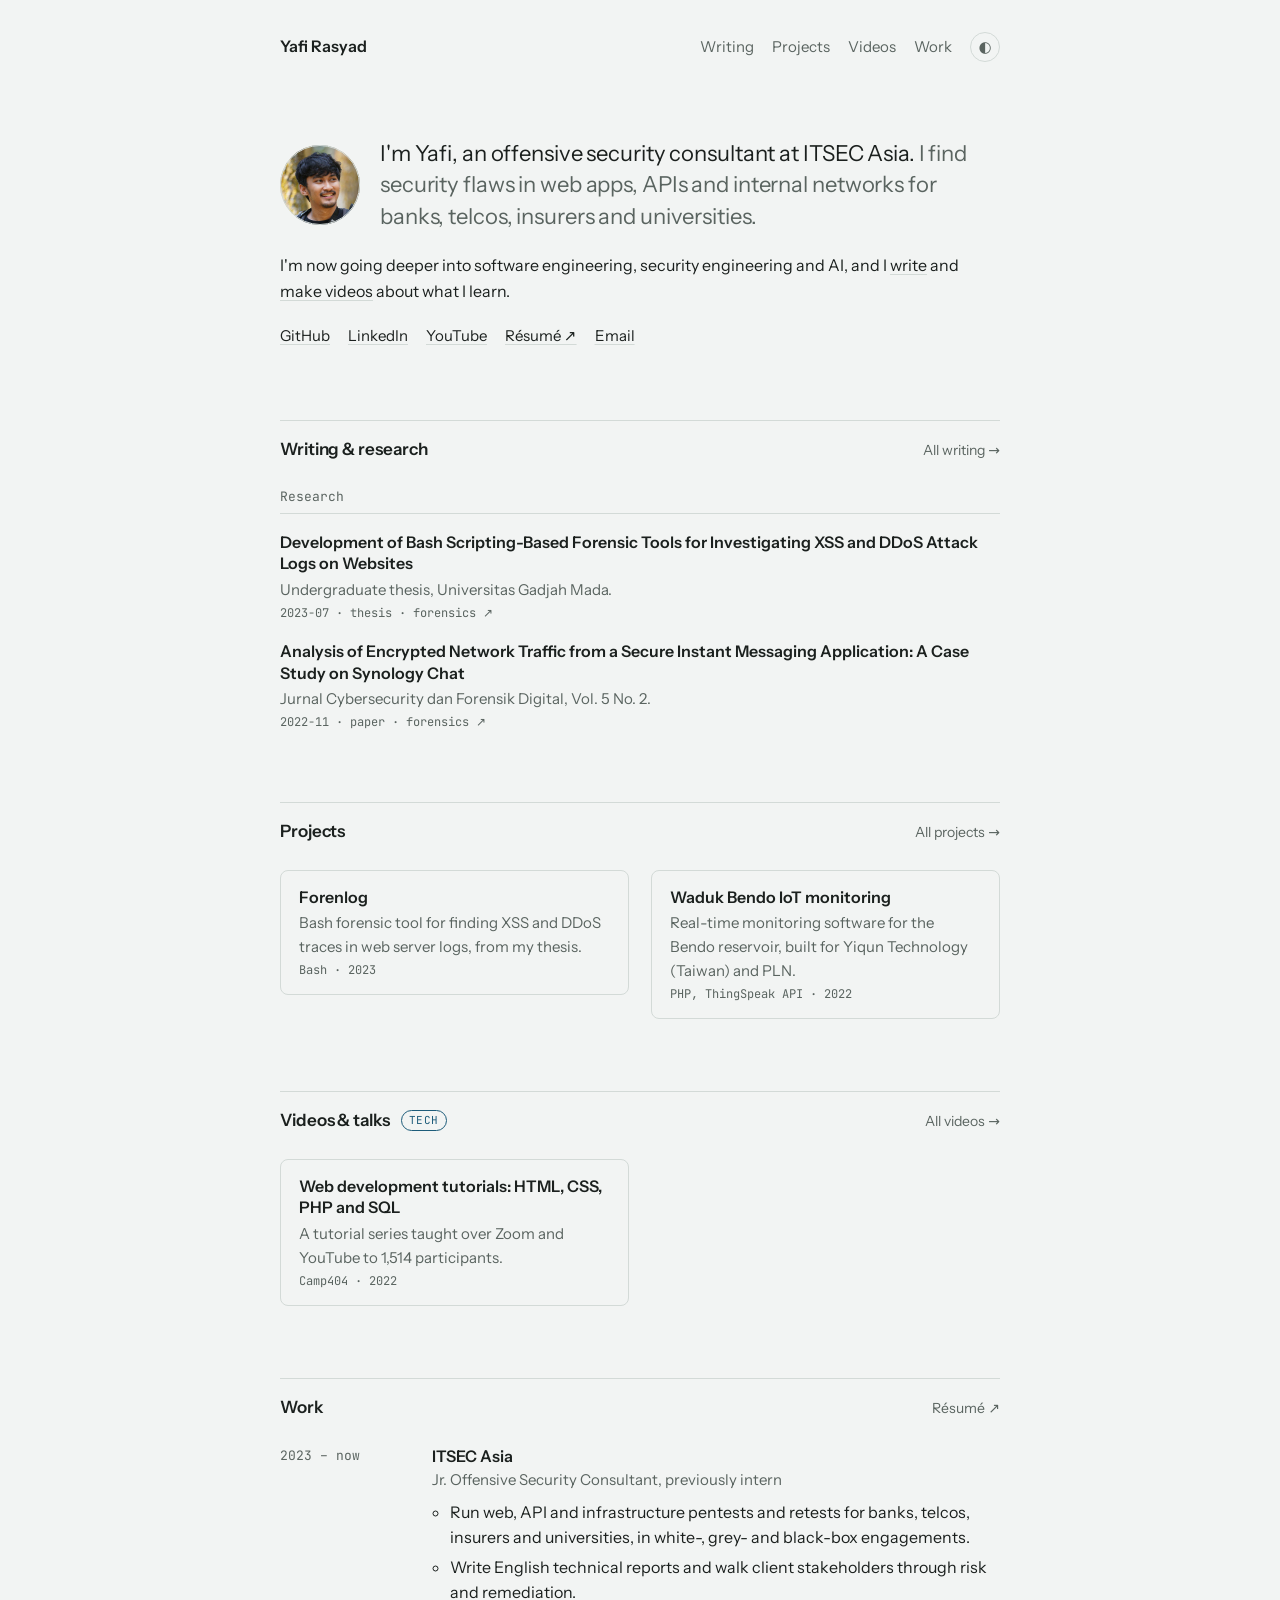
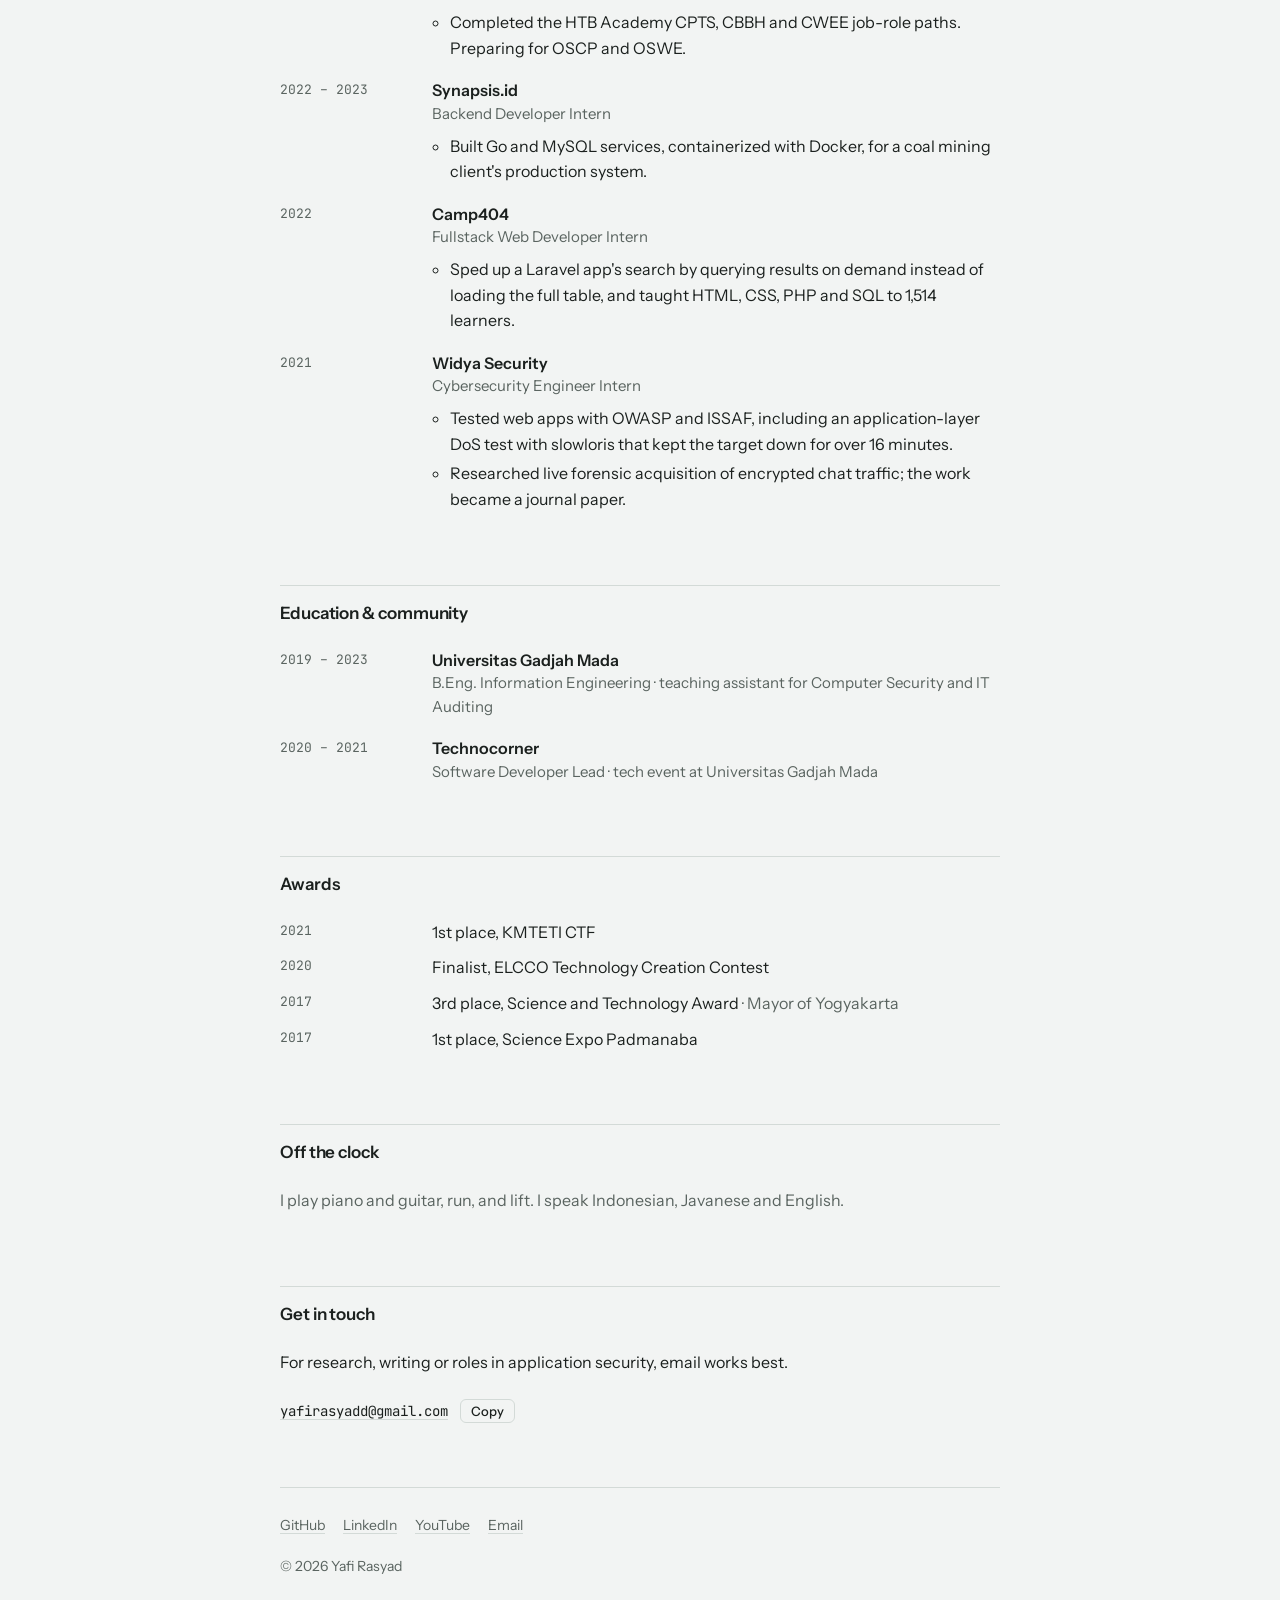
<file: docs/index.html>
<!doctype html>
<html lang="en">
<head>
  <meta charset="utf-8">
  <meta name="viewport" content="width=device-width, initial-scale=1, viewport-fit=cover">
  <meta http-equiv="Content-Security-Policy" content="default-src 'none'; script-src 'self'; style-src 'self'; font-src 'self'; img-src 'self'; base-uri 'none'; form-action 'none'; require-trusted-types-for 'script'; trusted-types 'none'; upgrade-insecure-requests">
  <meta name="referrer" content="strict-origin-when-cross-origin">
  <title>Yafi Rasyad</title>
  <meta name="description" content="Yafi Rasyad, offensive security consultant at ITSEC Asia. Web, API and infrastructure security testing for companies in Indonesia.">
  <link rel="canonical" href="https://yafirasyad.github.io/">

  <meta property="og:type" content="website">
  <meta property="og:title" content="Yafi Rasyad">
  <meta property="og:description" content="Offensive security consultant at ITSEC Asia. Web, API and infrastructure security testing.">
  <meta property="og:url" content="https://yafirasyad.github.io/">

  <link rel="preload" href="assets/fonts/instrument-sans-latin-400-normal.woff2" as="font" type="font/woff2" crossorigin>
  <link rel="icon" href="assets/favicon.svg" type="image/svg+xml">
  <link rel="icon" href="assets/favicon-32.png" sizes="32x32" type="image/png">
  <link rel="apple-touch-icon" href="assets/apple-touch-icon.png">
  <meta name="theme-color" content="#f2f4f3" media="(prefers-color-scheme: light)">
  <meta name="theme-color" content="#121514" media="(prefers-color-scheme: dark)">
  <meta property="og:image" content="https://yafirasyad.github.io/assets/og.png">
  <meta property="og:image:width" content="1200">
  <meta property="og:image:height" content="630">
  <meta name="twitter:card" content="summary_large_image">
  <link rel="stylesheet" href="assets/style.css">
  <script src="assets/main.js"></script>
</head>
<body>

<a class="skip" href="#main">Skip to content</a>

<header class="site-header">
  <div class="wrap row">
    <a class="brand" href="./" aria-current="page">Yafi Rasyad</a>
    <nav class="site-nav" aria-label="Main">
      <a href="writing/">Writing</a>
      <a href="projects/">Projects</a>
      <a href="videos/">Videos</a>
      <a href="#work">Work</a>
      <button type="button" class="theme-toggle" id="theme" aria-label="Theme: system. Change theme" title="Theme: system">&#x25D0;&#xFE0E;</button>
    </nav>
  </div>
</header>

<main id="main" class="wrap">

  <section class="intro" aria-label="Introduction">
    <div class="intro-top">
      <img class="avatar" src="assets/avatar.jpg" alt="Yafi Rasyad" width="80" height="80">
      <h1 class="lede">I'm Yafi, an offensive security consultant at ITSEC Asia. <span class="quiet">I find security flaws in web apps, APIs and internal networks for banks, telcos, insurers and universities.</span></h1>
    </div>
    <p>I'm now going deeper into software engineering, security engineering and AI, and I <a href="writing/">write</a> and <a href="videos/">make videos</a> about what I learn.</p>
    <ul class="links">
      <li><a href="https://github.com/yafirasyad">GitHub</a></li>
      <li><a href="https://www.linkedin.com/in/yafirasyad">LinkedIn</a></li>
      <li><a href="https://www.youtube.com/@yafirasyad">YouTube</a></li>
      <li><a href="https://drive.google.com/file/d/1rt1B1yZVkTVoTYsQCHX3_Rk7DPWzFILJ/view">Résumé ↗</a></li>
      <li><a href="#contact">Email</a></li>
    </ul>
  </section>

  <section class="section" aria-labelledby="writing">
    <div class="section-head">
      <h2 id="writing">Writing &amp; research</h2>
      <a class="see-all" href="writing/">All writing →</a>
    </div>
    <div class="groups compact">
    <div class="group">
    <h3 class="group-title"><a href="writing/#research">Research</a></h3>
    <ul class="posts">
      <li>
        <a class="post no-thumb" href="https://etd.repository.ugm.ac.id/penelitian/detail/225634">
          <div class="body">
            <span class="title">Development of Bash Scripting-Based Forensic Tools for Investigating XSS and DDoS Attack Logs on Websites</span>
            <span class="desc">Undergraduate thesis, Universitas Gadjah Mada.</span>
            <span class="meta">2023-07 · thesis · forensics ↗</span>
          </div>
        </a>
      </li>
      <li>
        <a class="post no-thumb" href="https://ejournal.uin-suka.ac.id/saintek/cybersecurity/article/view/3935">
          <div class="body">
            <span class="title">Analysis of Encrypted Network Traffic from a Secure Instant Messaging Application: A Case Study on Synology Chat</span>
            <span class="desc">Jurnal Cybersecurity dan Forensik Digital, Vol. 5 No. 2.</span>
            <span class="meta">2022-11 · paper · forensics ↗</span>
          </div>
        </a>
      </li>
    </ul>
    </div>
    </div>
  </section>

  <section class="section" aria-labelledby="projects">
    <div class="section-head">
      <h2 id="projects">Projects</h2>
      <a class="see-all" href="projects/">All projects →</a>
    </div>
    <ul class="tiles">
      <li>
        <a class="tile no-thumb" href="https://github.com/yafirasyad/forenlog">
          <div class="body">
            <span class="title">Forenlog</span>
            <span class="desc">Bash forensic tool for finding XSS and DDoS traces in web server logs, from my thesis.</span>
            <span class="meta">Bash · 2023</span>
          </div>
        </a>
      </li>
      <li>
        <a class="tile no-thumb" href="https://drive.google.com/file/d/19Jqls-mtkTZf9IR2tWAJabCI-bzBYguL/view">
          <div class="body">
            <span class="title">Waduk Bendo IoT monitoring</span>
            <span class="desc">Real-time monitoring software for the Bendo reservoir, built for Yiqun Technology (Taiwan) and PLN.</span>
            <span class="meta">PHP, ThingSpeak API · 2022</span>
          </div>
        </a>
      </li>
    </ul>
  </section>

  <section class="section" aria-labelledby="videos">
    <div class="section-head">
      <h2 id="videos">Videos &amp; talks <span class="chip tech">tech</span></h2>
      <a class="see-all" href="videos/">All videos →</a>
    </div>
    <ul class="tiles">
      <li>
        <a class="tile no-thumb" href="https://www.youtube.com/live/qsUsNvlckz4">
          <div class="body">
            <span class="title">Web development tutorials: HTML, CSS, PHP and SQL</span>
            <span class="desc">A tutorial series taught over Zoom and YouTube to 1,514 participants.</span>
            <span class="meta">Camp404 · 2022</span>
          </div>
        </a>
      </li>
    </ul>
  </section>

  <section class="section" aria-labelledby="work">
    <div class="section-head">
      <h2 id="work">Work</h2>
      <a class="see-all" href="https://drive.google.com/file/d/1rt1B1yZVkTVoTYsQCHX3_Rk7DPWzFILJ/view">Résumé ↗</a>
    </div>
    <ul class="jobs">
      <li class="job">
        <div class="dates">2023 – now</div>
        <div class="what">
          <h3>ITSEC Asia</h3>
          <p class="role">Jr. Offensive Security Consultant, previously intern</p>
          <ul>
            <li>Run web, API and infrastructure pentests and retests for banks, telcos, insurers and universities, in white-, grey- and black-box engagements.</li>
            <li>Write English technical reports and walk client stakeholders through risk and remediation.</li>
            <li>Completed the HTB Academy CPTS, CBBH and CWEE job-role paths. Preparing for OSCP and OSWE.</li>
          </ul>
        </div>
      </li>
      <li class="job">
        <div class="dates">2022 – 2023</div>
        <div class="what">
          <h3>Synapsis.id</h3>
          <p class="role">Backend Developer Intern</p>
          <ul>
            <li>Built Go and MySQL services, containerized with Docker, for a coal mining client's production system.</li>
          </ul>
        </div>
      </li>
      <li class="job">
        <div class="dates">2022</div>
        <div class="what">
          <h3>Camp404</h3>
          <p class="role">Fullstack Web Developer Intern</p>
          <ul>
            <li>Sped up a Laravel app's search by querying results on demand instead of loading the full table, and taught HTML, CSS, PHP and SQL to 1,514 learners.</li>
          </ul>
        </div>
      </li>
      <li class="job">
        <div class="dates">2021</div>
        <div class="what">
          <h3>Widya Security</h3>
          <p class="role">Cybersecurity Engineer Intern</p>
          <ul>
            <li>Tested web apps with OWASP and ISSAF, including an application-layer DoS test with slowloris that kept the target down for over 16 minutes.</li>
            <li>Researched live forensic acquisition of encrypted chat traffic; the work became a journal paper.</li>
          </ul>
        </div>
      </li>
    </ul>
  </section>

  <section class="section" aria-labelledby="education">
    <div class="section-head">
      <h2 id="education">Education &amp; community</h2>
    </div>
    <ul class="jobs">
      <li class="job">
        <div class="dates">2019 – 2023</div>
        <div class="what">
          <h3>Universitas Gadjah Mada</h3>
          <p class="role">B.Eng. Information Engineering · teaching assistant for Computer Security and IT Auditing</p>
        </div>
      </li>
      <li class="job">
        <div class="dates">2020 – 2021</div>
        <div class="what">
          <h3>Technocorner</h3>
          <p class="role">Software Developer Lead · tech event at Universitas Gadjah Mada</p>
        </div>
      </li>
    </ul>
  </section>

  <section class="section" aria-labelledby="certs">
    <div class="section-head">
      <h2 id="certs">Awards</h2>
    </div>
    <ul class="rows">
      <li><span class="when">2021</span><span>1st place, KMTETI CTF</span></li>
      <li><span class="when">2020</span><span>Finalist, ELCCO Technology Creation Contest</span></li>
      <li><span class="when">2017</span><span>3rd place, Science and Technology Award <span class="note">· Mayor of Yogyakarta</span></span></li>
      <li><span class="when">2017</span><span>1st place, Science Expo Padmanaba</span></li>
    </ul>
  </section>

  <section class="section offclock" aria-labelledby="offclock">
    <div class="section-head">
      <h2 id="offclock">Off the clock</h2>
    </div>
    <p class="offclock-lede">I play piano and guitar, run, and lift. I speak Indonesian, Javanese and English.</p>
  </section>

  <section class="section connect" aria-labelledby="contact-h" id="contact">
    <div class="section-head">
      <h2 id="contact-h">Get in touch</h2>
    </div>
    <p>For research, writing or roles in application security, email works best.</p>
    <div class="contact-line">
      <a href="mailto:yafirasyadd@gmail.com"><code id="email">yafirasyadd@gmail.com</code></a>
      <button type="button" class="btn" id="copy-email">Copy</button>
    </div>
  </section>

</main>

<footer class="wrap site-footer">
  <ul class="footer-social" aria-label="Elsewhere">
    <li><a href="https://github.com/yafirasyad">GitHub</a></li>
    <li><a href="https://www.linkedin.com/in/yafirasyad">LinkedIn</a></li>
    <li><a href="https://www.youtube.com/@yafirasyad">YouTube</a></li>
    <li><a href="#contact">Email</a></li>
  </ul>
  <div class="footer-meta">
    <span>© 2026 Yafi Rasyad</span>
  </div>
</footer>
</body>
</html>
</file>
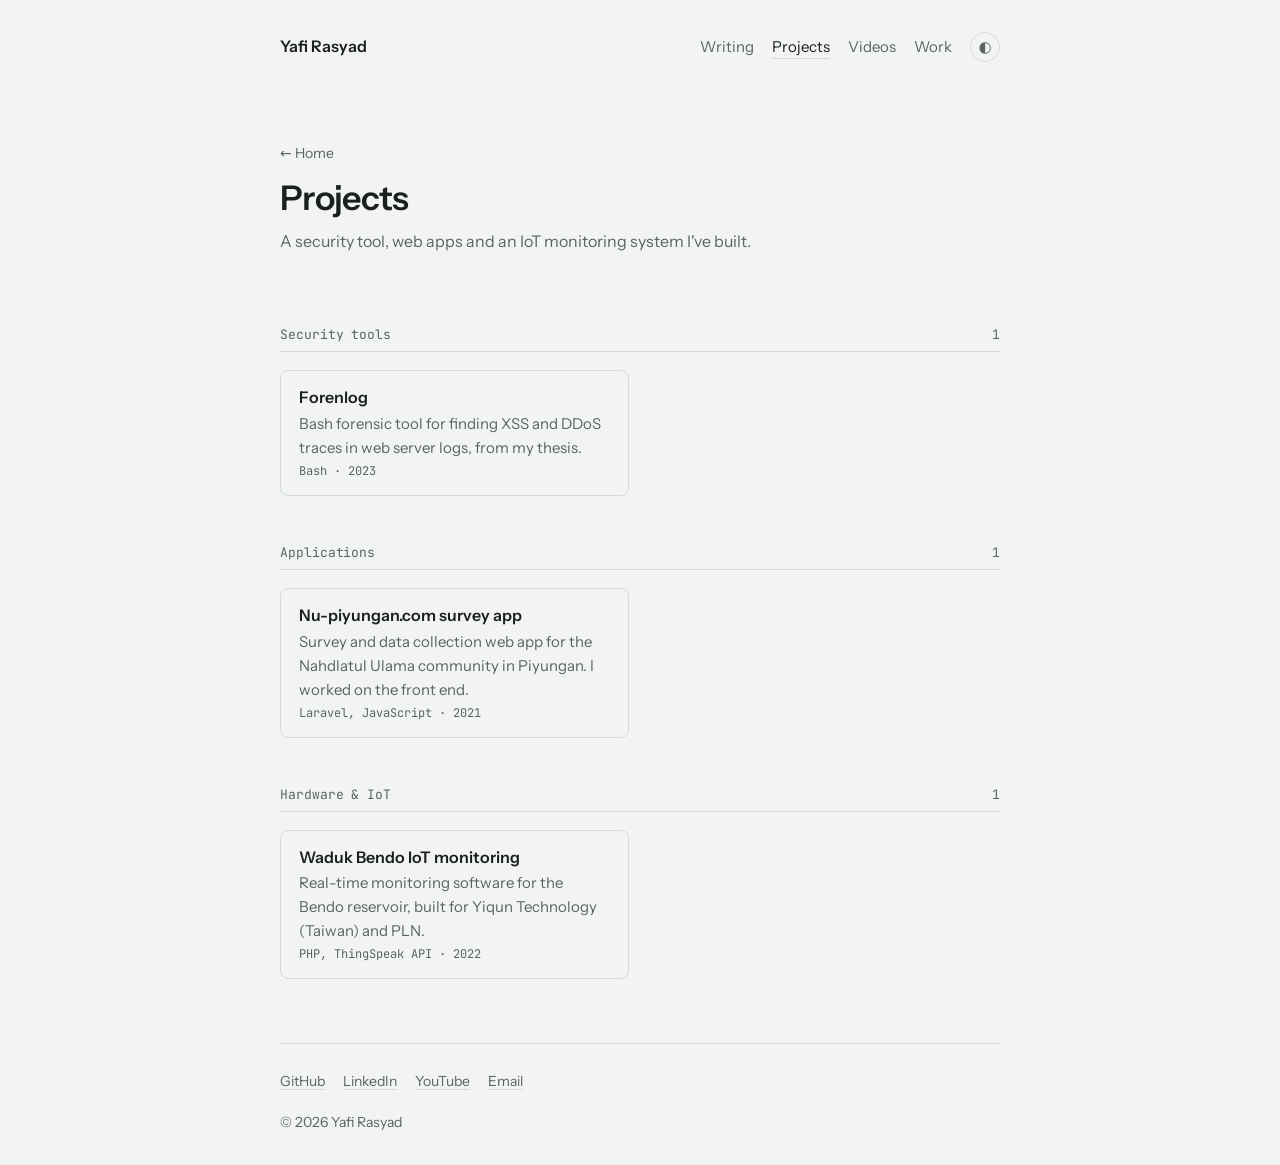
<file: docs/projects/index.html>
<!doctype html>
<html lang="en">
<head>
  <meta charset="utf-8">
  <meta name="viewport" content="width=device-width, initial-scale=1, viewport-fit=cover">
  <meta http-equiv="Content-Security-Policy" content="default-src 'none'; script-src 'self'; style-src 'self'; font-src 'self'; img-src 'self'; base-uri 'none'; form-action 'none'; require-trusted-types-for 'script'; trusted-types 'none'; upgrade-insecure-requests">
  <meta name="referrer" content="strict-origin-when-cross-origin">
  <title>Projects · Yafi Rasyad</title>
  <meta name="description" content="Projects by Yafi Rasyad.">
  <link rel="canonical" href="https://yafirasyad.github.io/projects/">
  <link rel="icon" href="../assets/favicon.svg" type="image/svg+xml">
  <link rel="icon" href="../assets/favicon-32.png" sizes="32x32" type="image/png">
  <link rel="apple-touch-icon" href="../assets/apple-touch-icon.png">
  <meta name="theme-color" content="#f2f4f3" media="(prefers-color-scheme: light)">
  <meta name="theme-color" content="#121514" media="(prefers-color-scheme: dark)">
  <meta property="og:image" content="https://yafirasyad.github.io/assets/og.png">
  <meta property="og:image:width" content="1200">
  <meta property="og:image:height" content="630">
  <meta name="twitter:card" content="summary_large_image">
  <link rel="stylesheet" href="../assets/style.css">
  <script src="../assets/main.js"></script>
</head>
<body>

<a class="skip" href="#main">Skip to content</a>

<header class="site-header">
  <div class="wrap row">
    <a class="brand" href="../">Yafi Rasyad</a>
    <nav class="site-nav" aria-label="Main">
      <a href="../writing/">Writing</a>
      <a href="../projects/" aria-current="page">Projects</a>
      <a href="../videos/">Videos</a>
      <a href="../#work">Work</a>
      <button type="button" class="theme-toggle" id="theme" aria-label="Theme: system. Change theme" title="Theme: system">&#x25D0;&#xFE0E;</button>
    </nav>
  </div>
</header>

<main id="main" class="wrap">
  <div class="page-head">
    <a class="back" href="../">← Home</a>
    <h1>Projects</h1>
    <p>A security tool, web apps and an IoT monitoring system I've built.</p>
  </div>

  <div class="groups">

    <section class="group" aria-labelledby="g-security">
      <h2 class="group-title" id="g-security"><span>Security tools</span><span class="count">1</span></h2>
      <ul class="tiles">
        <li>
          <a class="tile no-thumb" href="https://github.com/yafirasyad/forenlog">
            <div class="body">
              <span class="title">Forenlog</span>
              <span class="desc">Bash forensic tool for finding XSS and DDoS traces in web server logs, from my thesis.</span>
              <span class="meta">Bash · 2023</span>
            </div>
          </a>
        </li>
      </ul>
    </section>

    <section class="group" aria-labelledby="g-apps">
      <h2 class="group-title" id="g-apps"><span>Applications</span><span class="count">1</span></h2>
      <ul class="tiles">
        <li>
          <a class="tile no-thumb" href="https://nu-piyungan.com/">
            <div class="body">
              <span class="title">Nu-piyungan.com survey app</span>
              <span class="desc">Survey and data collection web app for the Nahdlatul Ulama community in Piyungan. I worked on the front end.</span>
              <span class="meta">Laravel, JavaScript · 2021</span>
            </div>
          </a>
        </li>
      </ul>
    </section>

    <section class="group" aria-labelledby="g-hardware">
      <h2 class="group-title" id="g-hardware"><span>Hardware &amp; IoT</span><span class="count">1</span></h2>
      <ul class="tiles">
        <li>
          <a class="tile no-thumb" href="https://drive.google.com/file/d/19Jqls-mtkTZf9IR2tWAJabCI-bzBYguL/view">
            <div class="body">
              <span class="title">Waduk Bendo IoT monitoring</span>
              <span class="desc">Real-time monitoring software for the Bendo reservoir, built for Yiqun Technology (Taiwan) and PLN.</span>
              <span class="meta">PHP, ThingSpeak API · 2022</span>
            </div>
          </a>
        </li>
      </ul>
    </section>

  </div>
</main>

<footer class="wrap site-footer">
  <ul class="footer-social" aria-label="Elsewhere">
    <li><a href="https://github.com/yafirasyad">GitHub</a></li>
    <li><a href="https://www.linkedin.com/in/yafirasyad">LinkedIn</a></li>
    <li><a href="https://www.youtube.com/@yafirasyad">YouTube</a></li>
    <li><a href="../#contact">Email</a></li>
  </ul>
  <div class="footer-meta">
    <span>© 2026 Yafi Rasyad</span>
  </div>
</footer>
</body>
</html>
</file>
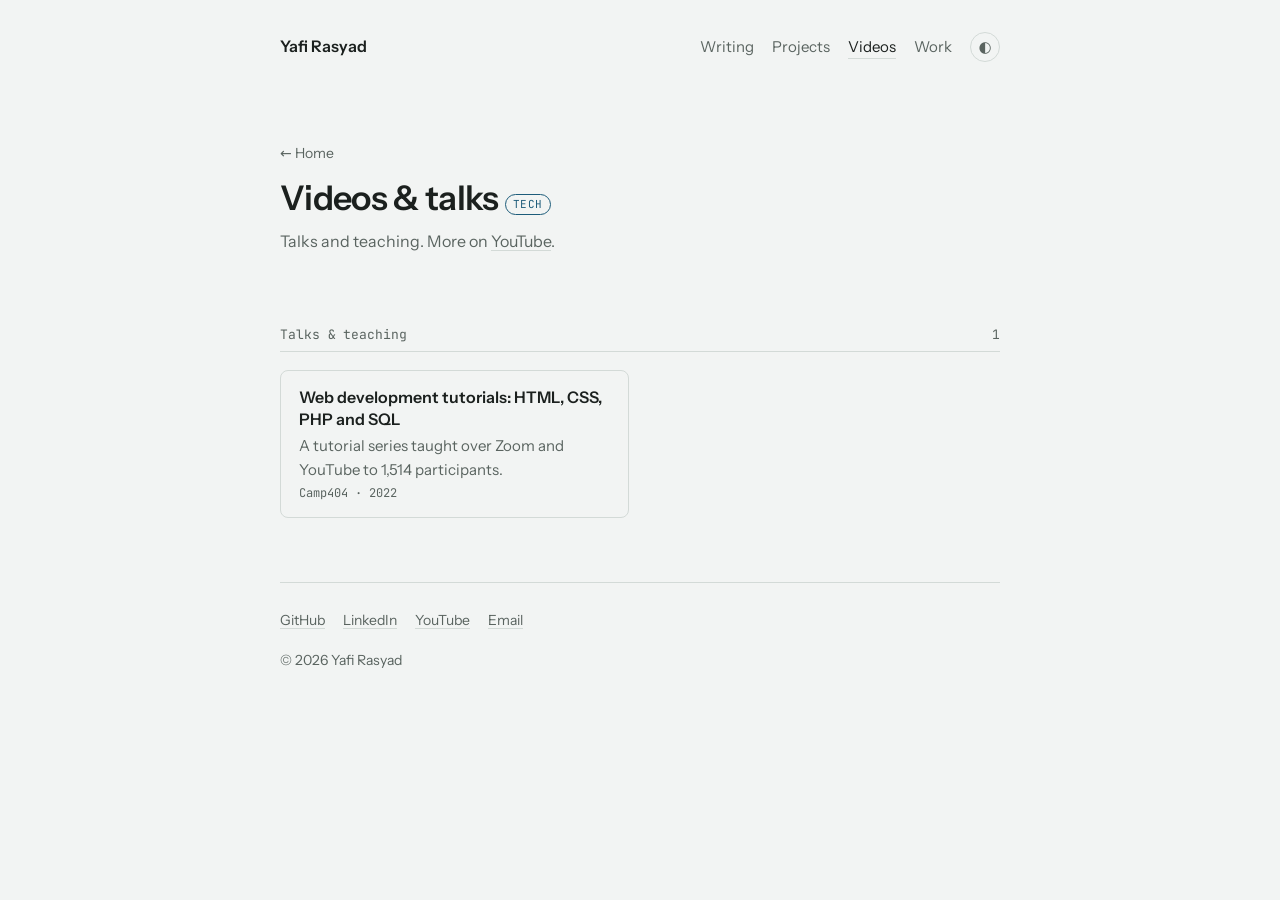
<file: docs/videos/index.html>
<!doctype html>
<html lang="en">
<head>
  <meta charset="utf-8">
  <meta name="viewport" content="width=device-width, initial-scale=1, viewport-fit=cover">
  <meta http-equiv="Content-Security-Policy" content="default-src 'none'; script-src 'self'; style-src 'self'; font-src 'self'; img-src 'self'; base-uri 'none'; form-action 'none'; require-trusted-types-for 'script'; trusted-types 'none'; upgrade-insecure-requests">
  <meta name="referrer" content="strict-origin-when-cross-origin">
  <title>Videos · Yafi Rasyad</title>
  <meta name="description" content="Videos and talks by Yafi Rasyad.">
  <link rel="canonical" href="https://yafirasyad.github.io/videos/">
  <link rel="icon" href="../assets/favicon.svg" type="image/svg+xml">
  <link rel="icon" href="../assets/favicon-32.png" sizes="32x32" type="image/png">
  <link rel="apple-touch-icon" href="../assets/apple-touch-icon.png">
  <meta name="theme-color" content="#f2f4f3" media="(prefers-color-scheme: light)">
  <meta name="theme-color" content="#121514" media="(prefers-color-scheme: dark)">
  <meta property="og:image" content="https://yafirasyad.github.io/assets/og.png">
  <meta property="og:image:width" content="1200">
  <meta property="og:image:height" content="630">
  <meta name="twitter:card" content="summary_large_image">
  <link rel="stylesheet" href="../assets/style.css">
  <script src="../assets/main.js"></script>
</head>
<body>

<a class="skip" href="#main">Skip to content</a>

<header class="site-header">
  <div class="wrap row">
    <a class="brand" href="../">Yafi Rasyad</a>
    <nav class="site-nav" aria-label="Main">
      <a href="../writing/">Writing</a>
      <a href="../projects/">Projects</a>
      <a href="../videos/" aria-current="page">Videos</a>
      <a href="../#work">Work</a>
      <button type="button" class="theme-toggle" id="theme" aria-label="Theme: system. Change theme" title="Theme: system">&#x25D0;&#xFE0E;</button>
    </nav>
  </div>
</header>

<main id="main" class="wrap">
  <div class="page-head">
    <a class="back" href="../">← Home</a>
    <h1>Videos &amp; talks <span class="chip tech">tech</span></h1>
    <p>Talks and teaching. More on <a href="https://www.youtube.com/@yafirasyad">YouTube</a>.</p>
  </div>

  <div class="groups">

    <section class="group" aria-labelledby="t-talks">
      <h2 class="group-title" id="t-talks"><span>Talks &amp; teaching</span><span class="count">1</span></h2>
      <ul class="tiles">
        <li>
          <a class="tile no-thumb" href="https://www.youtube.com/live/qsUsNvlckz4">
            <div class="body">
              <span class="title">Web development tutorials: HTML, CSS, PHP and SQL</span>
              <span class="desc">A tutorial series taught over Zoom and YouTube to 1,514 participants.</span>
              <span class="meta">Camp404 · 2022</span>
            </div>
          </a>
        </li>
      </ul>
    </section>

  </div>
</main>

<footer class="wrap site-footer">
  <ul class="footer-social" aria-label="Elsewhere">
    <li><a href="https://github.com/yafirasyad">GitHub</a></li>
    <li><a href="https://www.linkedin.com/in/yafirasyad">LinkedIn</a></li>
    <li><a href="https://www.youtube.com/@yafirasyad">YouTube</a></li>
    <li><a href="../#contact">Email</a></li>
  </ul>
  <div class="footer-meta">
    <span>© 2026 Yafi Rasyad</span>
  </div>
</footer>
</body>
</html>
</file>
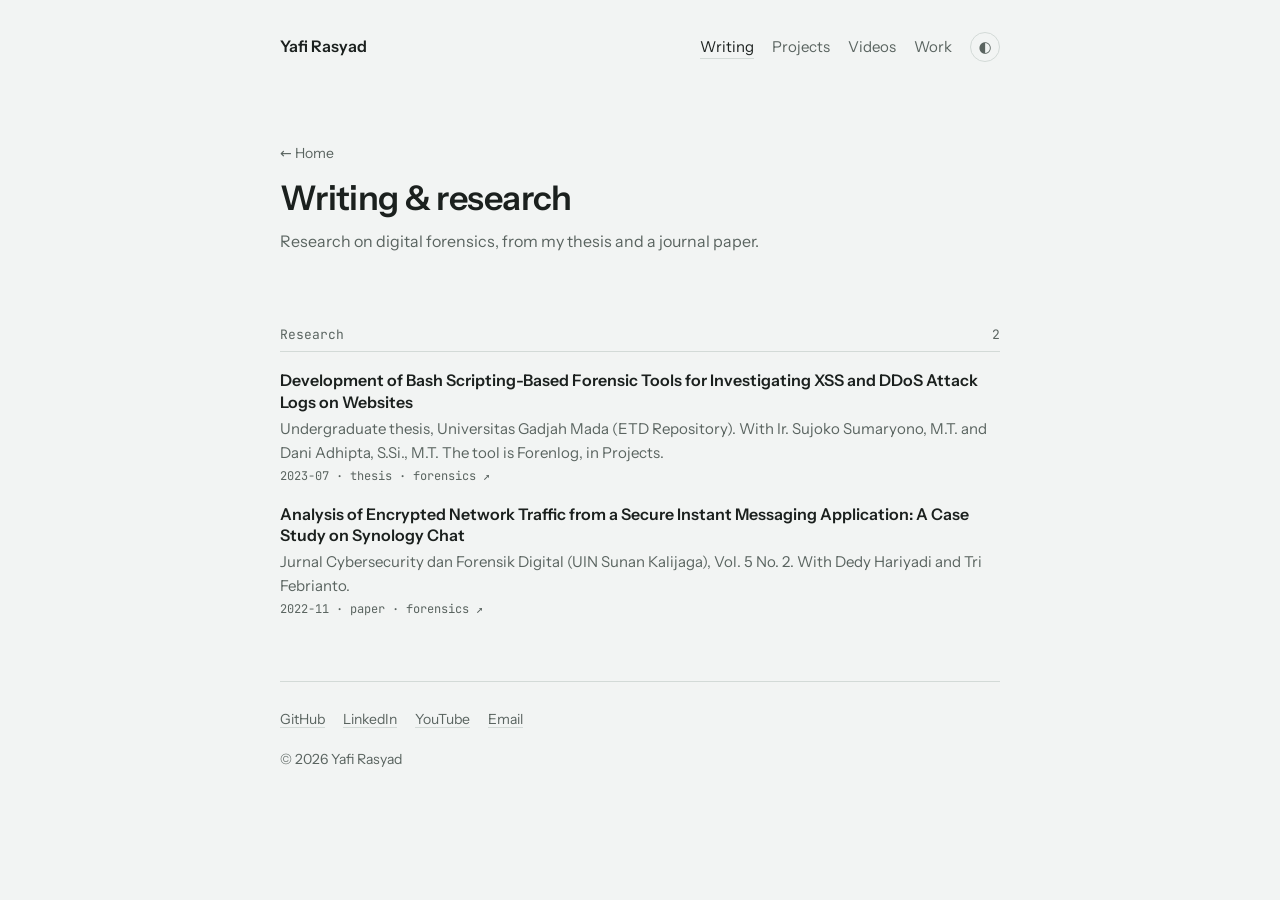
<file: docs/writing/index.html>
<!doctype html>
<html lang="en">
<head>
  <meta charset="utf-8">
  <meta name="viewport" content="width=device-width, initial-scale=1, viewport-fit=cover">
  <meta http-equiv="Content-Security-Policy" content="default-src 'none'; script-src 'self'; style-src 'self'; font-src 'self'; img-src 'self'; base-uri 'none'; form-action 'none'; require-trusted-types-for 'script'; trusted-types 'none'; upgrade-insecure-requests">
  <meta name="referrer" content="strict-origin-when-cross-origin">
  <title>Writing &amp; research · Yafi Rasyad</title>
  <meta name="description" content="Articles and research by Yafi Rasyad.">
  <link rel="canonical" href="https://yafirasyad.github.io/writing/">
  <link rel="icon" href="../assets/favicon.svg" type="image/svg+xml">
  <link rel="icon" href="../assets/favicon-32.png" sizes="32x32" type="image/png">
  <link rel="apple-touch-icon" href="../assets/apple-touch-icon.png">
  <meta name="theme-color" content="#f2f4f3" media="(prefers-color-scheme: light)">
  <meta name="theme-color" content="#121514" media="(prefers-color-scheme: dark)">
  <meta property="og:image" content="https://yafirasyad.github.io/assets/og.png">
  <meta property="og:image:width" content="1200">
  <meta property="og:image:height" content="630">
  <meta name="twitter:card" content="summary_large_image">
  <link rel="stylesheet" href="../assets/style.css">
  <script src="../assets/main.js"></script>
</head>
<body>

<a class="skip" href="#main">Skip to content</a>

<header class="site-header">
  <div class="wrap row">
    <a class="brand" href="../">Yafi Rasyad</a>
    <nav class="site-nav" aria-label="Main">
      <a href="../writing/" aria-current="page">Writing</a>
      <a href="../projects/">Projects</a>
      <a href="../videos/">Videos</a>
      <a href="../#work">Work</a>
      <button type="button" class="theme-toggle" id="theme" aria-label="Theme: system. Change theme" title="Theme: system">&#x25D0;&#xFE0E;</button>
    </nav>
  </div>
</header>

<main id="main" class="wrap">
  <div class="page-head">
    <a class="back" href="../">← Home</a>
    <h1>Writing &amp; research</h1>
    <p>Research on digital forensics, from my thesis and a journal paper.</p>
  </div>

  <div class="groups">

    <section class="group" aria-labelledby="research">
      <h2 class="group-title" id="research"><span>Research</span><span class="count">2</span></h2>
      <ul class="posts">
        <li>
          <a class="post no-thumb" href="https://etd.repository.ugm.ac.id/penelitian/detail/225634">
            <div class="body">
              <span class="title">Development of Bash Scripting-Based Forensic Tools for Investigating XSS and DDoS Attack Logs on Websites</span>
              <span class="desc">Undergraduate thesis, Universitas Gadjah Mada (ETD Repository). With Ir. Sujoko Sumaryono, M.T. and Dani Adhipta, S.Si., M.T. The tool is Forenlog, in Projects.</span>
              <span class="meta">2023-07 · thesis · forensics ↗</span>
            </div>
          </a>
        </li>
        <li>
          <a class="post no-thumb" href="https://ejournal.uin-suka.ac.id/saintek/cybersecurity/article/view/3935">
            <div class="body">
              <span class="title">Analysis of Encrypted Network Traffic from a Secure Instant Messaging Application: A Case Study on Synology Chat</span>
              <span class="desc">Jurnal Cybersecurity dan Forensik Digital (UIN Sunan Kalijaga), Vol. 5 No. 2. With Dedy Hariyadi and Tri Febrianto.</span>
              <span class="meta">2022-11 · paper · forensics ↗</span>
            </div>
          </a>
        </li>
      </ul>
    </section>

  </div>
</main>

<footer class="wrap site-footer">
  <ul class="footer-social" aria-label="Elsewhere">
    <li><a href="https://github.com/yafirasyad">GitHub</a></li>
    <li><a href="https://www.linkedin.com/in/yafirasyad">LinkedIn</a></li>
    <li><a href="https://www.youtube.com/@yafirasyad">YouTube</a></li>
    <li><a href="../#contact">Email</a></li>
  </ul>
  <div class="footer-meta">
    <span>© 2026 Yafi Rasyad</span>
  </div>
</footer>
</body>
</html>
</file>
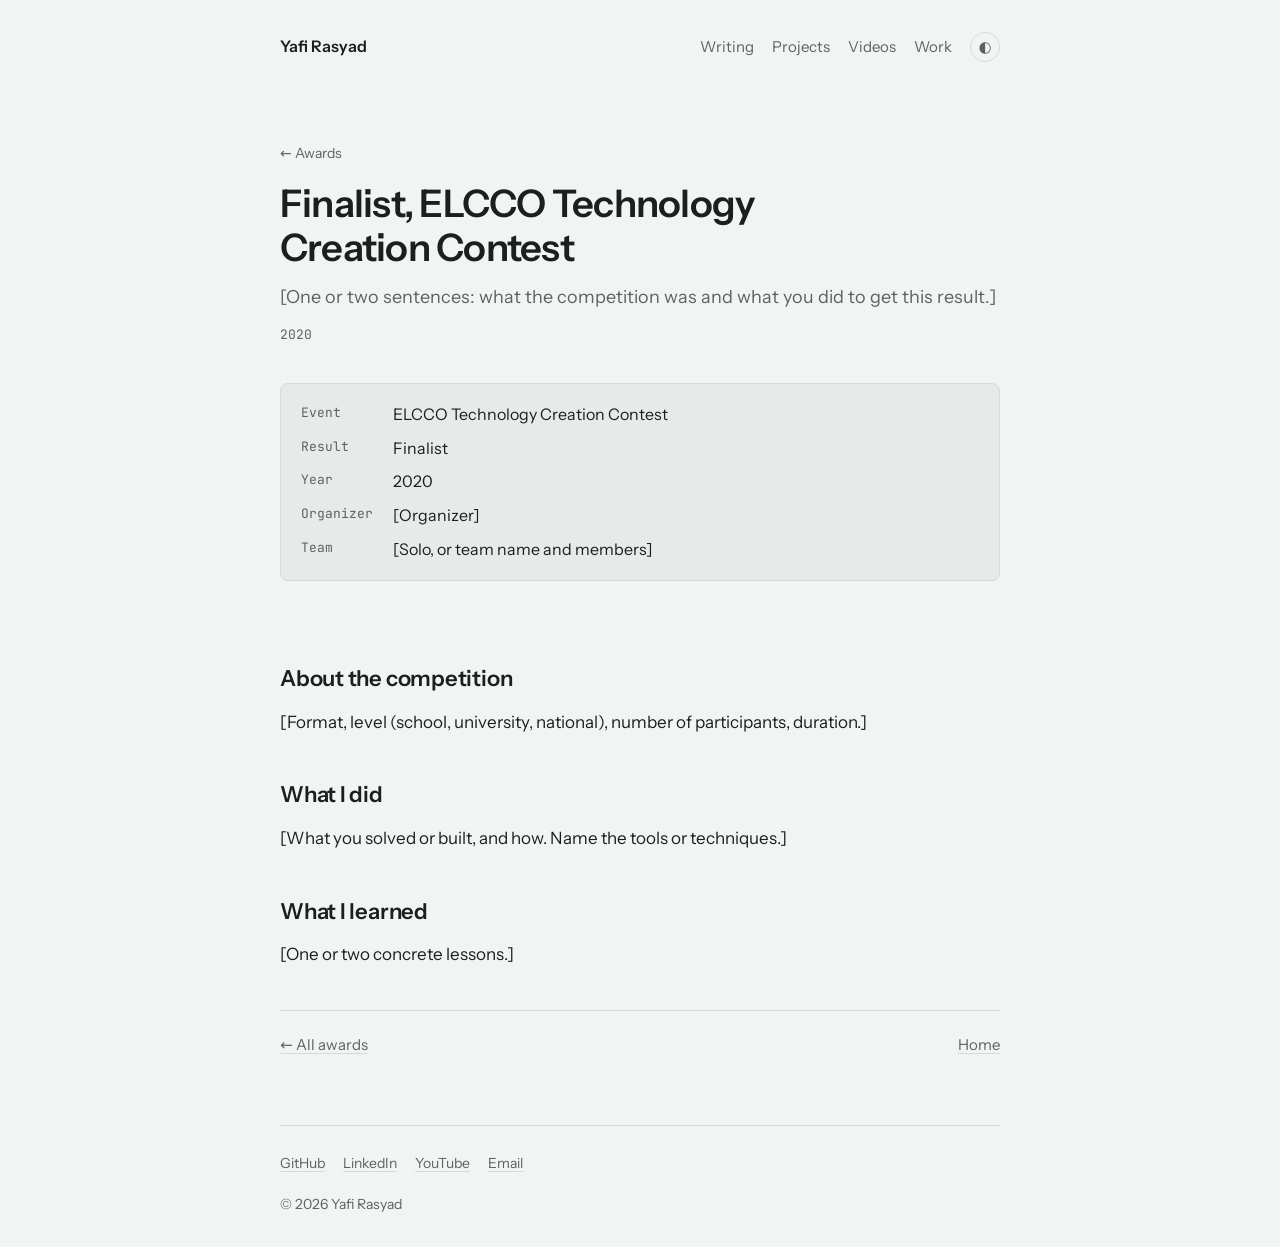
<file: docs/awards/elcco-2020/index.html>
<!doctype html>
<html lang="en">
<head>
  <meta charset="utf-8">
  <meta name="viewport" content="width=device-width, initial-scale=1, viewport-fit=cover">
  <meta http-equiv="Content-Security-Policy" content="default-src 'none'; script-src 'self'; style-src 'self'; font-src 'self'; img-src 'self'; base-uri 'none'; form-action 'none'; require-trusted-types-for 'script'; trusted-types 'none'; upgrade-insecure-requests">
  <meta name="referrer" content="strict-origin-when-cross-origin">
  <title>Finalist, ELCCO Technology Creation Contest · Yafi Rasyad</title>
  <meta name="description" content="Finalist at ELCCO Technology Creation Contest (2020). [One sentence on what you did.]">
  <link rel="canonical" href="https://yafirasyad.github.io/awards/elcco-2020/">
  <meta property="og:type" content="article">
  <meta property="og:title" content="Finalist, ELCCO Technology Creation Contest">
  <meta property="og:description" content="Finalist at ELCCO Technology Creation Contest (2020).">
  <meta property="og:url" content="https://yafirasyad.github.io/awards/elcco-2020/">
  <meta name="robots" content="noindex">
  <link rel="icon" href="../../assets/favicon.svg" type="image/svg+xml">
  <link rel="icon" href="../../assets/favicon-32.png" sizes="32x32" type="image/png">
  <link rel="apple-touch-icon" href="../../assets/apple-touch-icon.png">
  <meta name="theme-color" content="#f2f4f3" media="(prefers-color-scheme: light)">
  <meta name="theme-color" content="#121514" media="(prefers-color-scheme: dark)">
  <meta property="og:image" content="https://yafirasyad.github.io/assets/og.png">
  <meta property="og:image:width" content="1200">
  <meta property="og:image:height" content="630">
  <meta name="twitter:card" content="summary_large_image">
  <link rel="stylesheet" href="../../assets/style.css">
  <script src="../../assets/main.js"></script>
</head>
<body>

<a class="skip" href="#main">Skip to content</a>

<header class="site-header">
  <div class="wrap row">
    <a class="brand" href="../../">Yafi Rasyad</a>
    <nav class="site-nav" aria-label="Main">
      <a href="../../writing/">Writing</a>
      <a href="../../projects/">Projects</a>
      <a href="../../videos/">Videos</a>
      <a href="../../#work">Work</a>
      <button type="button" class="theme-toggle" id="theme" aria-label="Theme: system. Change theme" title="Theme: system">&#x25D0;&#xFE0E;</button>
    </nav>
  </div>
</header>

<main id="main" class="wrap">
  <article class="article">

    <header class="article-head">
      <a class="back" href="../">← Awards</a>
      <h1>Finalist, ELCCO Technology Creation Contest</h1>
      <p class="standfirst">[One or two sentences: what the competition was and what you did to get this result.]</p>
      <ul class="byline">
        <li><time datetime="2020">2020</time></li>
      </ul>
    </header>

    <dl class="summary">
      <dt>Event</dt><dd>ELCCO Technology Creation Contest</dd>
      <dt>Result</dt><dd>Finalist</dd>
      <dt>Year</dt><dd>2020</dd>
      <dt>Organizer</dt><dd>[Organizer]</dd>
      <dt>Team</dt><dd>[Solo, or team name and members]</dd>
    </dl>

    <div class="prose-long">
      <h2 id="about">About the competition</h2>
      <p>[Format, level (school, university, national), number of participants, duration.]</p>

      <h2 id="what-i-did">What I did</h2>
      <p>[What you solved or built, and how. Name the tools or techniques.]</p>

      <h2 id="takeaways">What I learned</h2>
      <p>[One or two concrete lessons.]</p>

    </div>

    <footer class="article-foot">
      <nav class="article-nav" aria-label="More awards">
        <a href="../">← All awards</a>
        <a href="../../">Home</a>
      </nav>
    </footer>

  </article>
</main>

<footer class="wrap site-footer">
  <ul class="footer-social" aria-label="Elsewhere">
    <li><a href="https://github.com/yafirasyad">GitHub</a></li>
    <li><a href="https://www.linkedin.com/in/yafirasyad">LinkedIn</a></li>
    <li><a href="https://www.youtube.com/@yafirasyad">YouTube</a></li>
    <li><a href="../../#contact">Email</a></li>
  </ul>
  <div class="footer-meta">
    <span>© 2026 Yafi Rasyad</span>
  </div>
</footer>
</body>
</html>
</file>
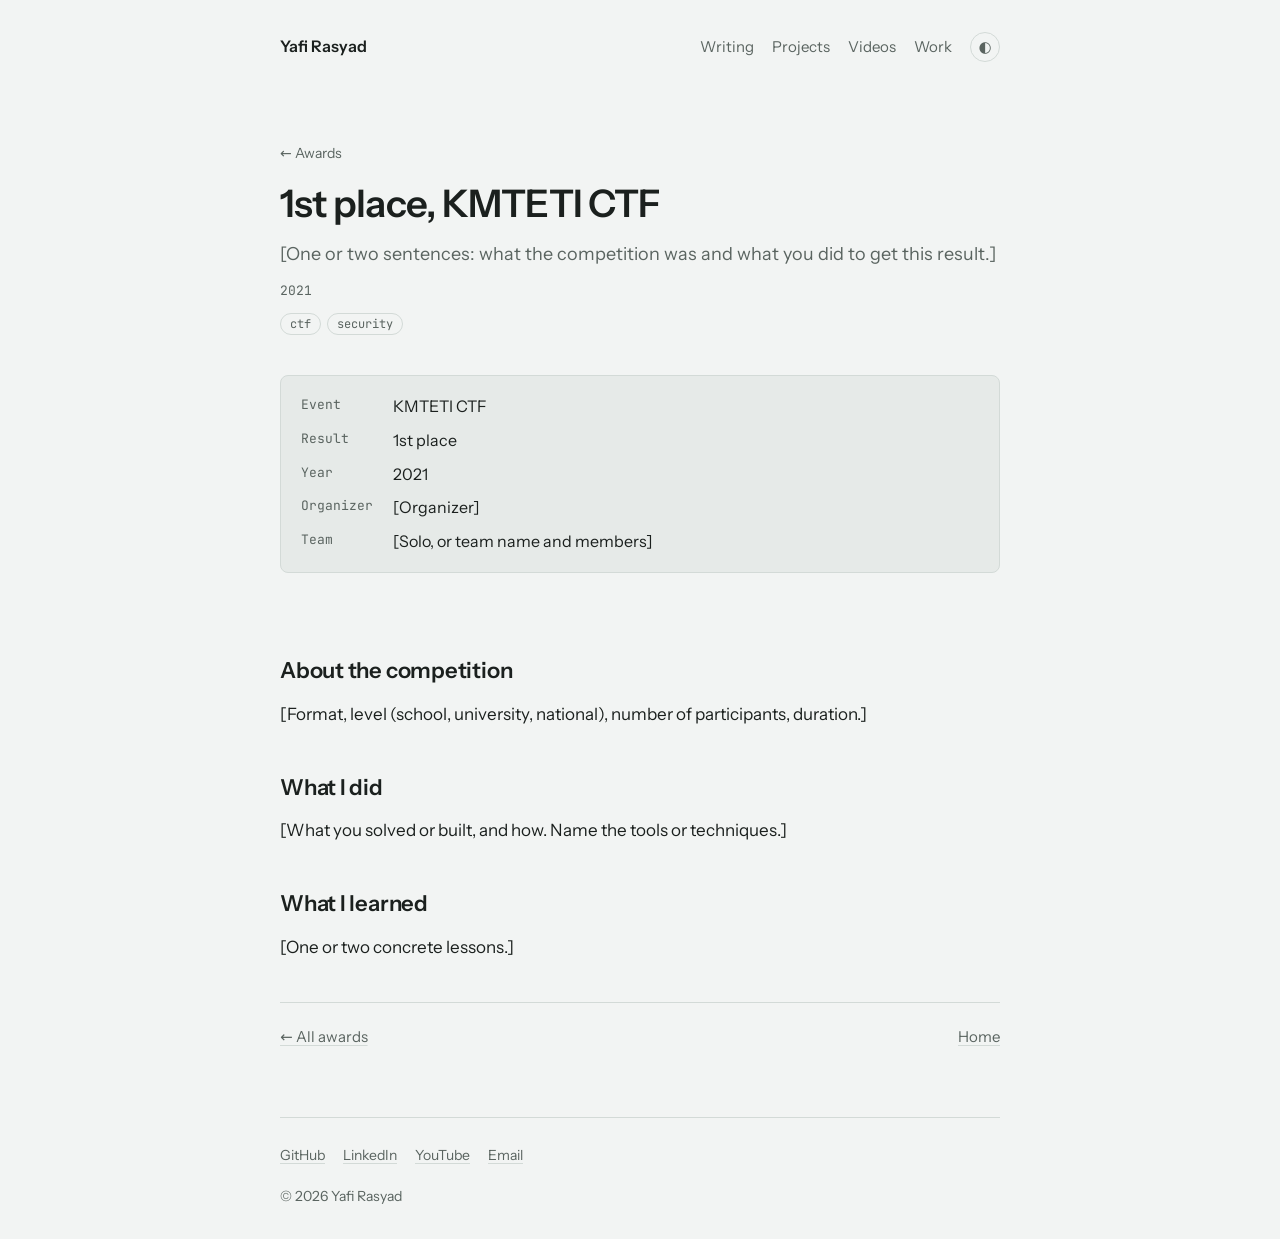
<file: docs/awards/kmteti-ctf-2021/index.html>
<!doctype html>
<html lang="en">
<head>
  <meta charset="utf-8">
  <meta name="viewport" content="width=device-width, initial-scale=1, viewport-fit=cover">
  <meta http-equiv="Content-Security-Policy" content="default-src 'none'; script-src 'self'; style-src 'self'; font-src 'self'; img-src 'self'; base-uri 'none'; form-action 'none'; require-trusted-types-for 'script'; trusted-types 'none'; upgrade-insecure-requests">
  <meta name="referrer" content="strict-origin-when-cross-origin">
  <title>1st place, KMTETI CTF · Yafi Rasyad</title>
  <meta name="description" content="1st place at KMTETI CTF (2021). [One sentence on what you did.]">
  <link rel="canonical" href="https://yafirasyad.github.io/awards/kmteti-ctf-2021/">
  <meta property="og:type" content="article">
  <meta property="og:title" content="1st place, KMTETI CTF">
  <meta property="og:description" content="1st place at KMTETI CTF (2021).">
  <meta property="og:url" content="https://yafirasyad.github.io/awards/kmteti-ctf-2021/">
  <meta name="robots" content="noindex">
  <link rel="icon" href="../../assets/favicon.svg" type="image/svg+xml">
  <link rel="icon" href="../../assets/favicon-32.png" sizes="32x32" type="image/png">
  <link rel="apple-touch-icon" href="../../assets/apple-touch-icon.png">
  <meta name="theme-color" content="#f2f4f3" media="(prefers-color-scheme: light)">
  <meta name="theme-color" content="#121514" media="(prefers-color-scheme: dark)">
  <meta property="og:image" content="https://yafirasyad.github.io/assets/og.png">
  <meta property="og:image:width" content="1200">
  <meta property="og:image:height" content="630">
  <meta name="twitter:card" content="summary_large_image">
  <link rel="stylesheet" href="../../assets/style.css">
  <script src="../../assets/main.js"></script>
</head>
<body>

<a class="skip" href="#main">Skip to content</a>

<header class="site-header">
  <div class="wrap row">
    <a class="brand" href="../../">Yafi Rasyad</a>
    <nav class="site-nav" aria-label="Main">
      <a href="../../writing/">Writing</a>
      <a href="../../projects/">Projects</a>
      <a href="../../videos/">Videos</a>
      <a href="../../#work">Work</a>
      <button type="button" class="theme-toggle" id="theme" aria-label="Theme: system. Change theme" title="Theme: system">&#x25D0;&#xFE0E;</button>
    </nav>
  </div>
</header>

<main id="main" class="wrap">
  <article class="article">

    <header class="article-head">
      <a class="back" href="../">← Awards</a>
      <h1>1st place, KMTETI CTF</h1>
      <p class="standfirst">[One or two sentences: what the competition was and what you did to get this result.]</p>
      <ul class="byline">
        <li><time datetime="2021">2021</time></li>
      </ul>
      <ul class="tags" aria-label="Tags">
        <li>ctf</li>
        <li>security</li>
      </ul>
    </header>

    <dl class="summary">
      <dt>Event</dt><dd>KMTETI CTF</dd>
      <dt>Result</dt><dd>1st place</dd>
      <dt>Year</dt><dd>2021</dd>
      <dt>Organizer</dt><dd>[Organizer]</dd>
      <dt>Team</dt><dd>[Solo, or team name and members]</dd>
    </dl>

    <div class="prose-long">
      <h2 id="about">About the competition</h2>
      <p>[Format, level (school, university, national), number of participants, duration.]</p>

      <h2 id="what-i-did">What I did</h2>
      <p>[What you solved or built, and how. Name the tools or techniques.]</p>

      <h2 id="takeaways">What I learned</h2>
      <p>[One or two concrete lessons.]</p>

    </div>

    <footer class="article-foot">
      <nav class="article-nav" aria-label="More awards">
        <a href="../">← All awards</a>
        <a href="../../">Home</a>
      </nav>
    </footer>

  </article>
</main>

<footer class="wrap site-footer">
  <ul class="footer-social" aria-label="Elsewhere">
    <li><a href="https://github.com/yafirasyad">GitHub</a></li>
    <li><a href="https://www.linkedin.com/in/yafirasyad">LinkedIn</a></li>
    <li><a href="https://www.youtube.com/@yafirasyad">YouTube</a></li>
    <li><a href="../../#contact">Email</a></li>
  </ul>
  <div class="footer-meta">
    <span>© 2026 Yafi Rasyad</span>
  </div>
</footer>
</body>
</html>
</file>
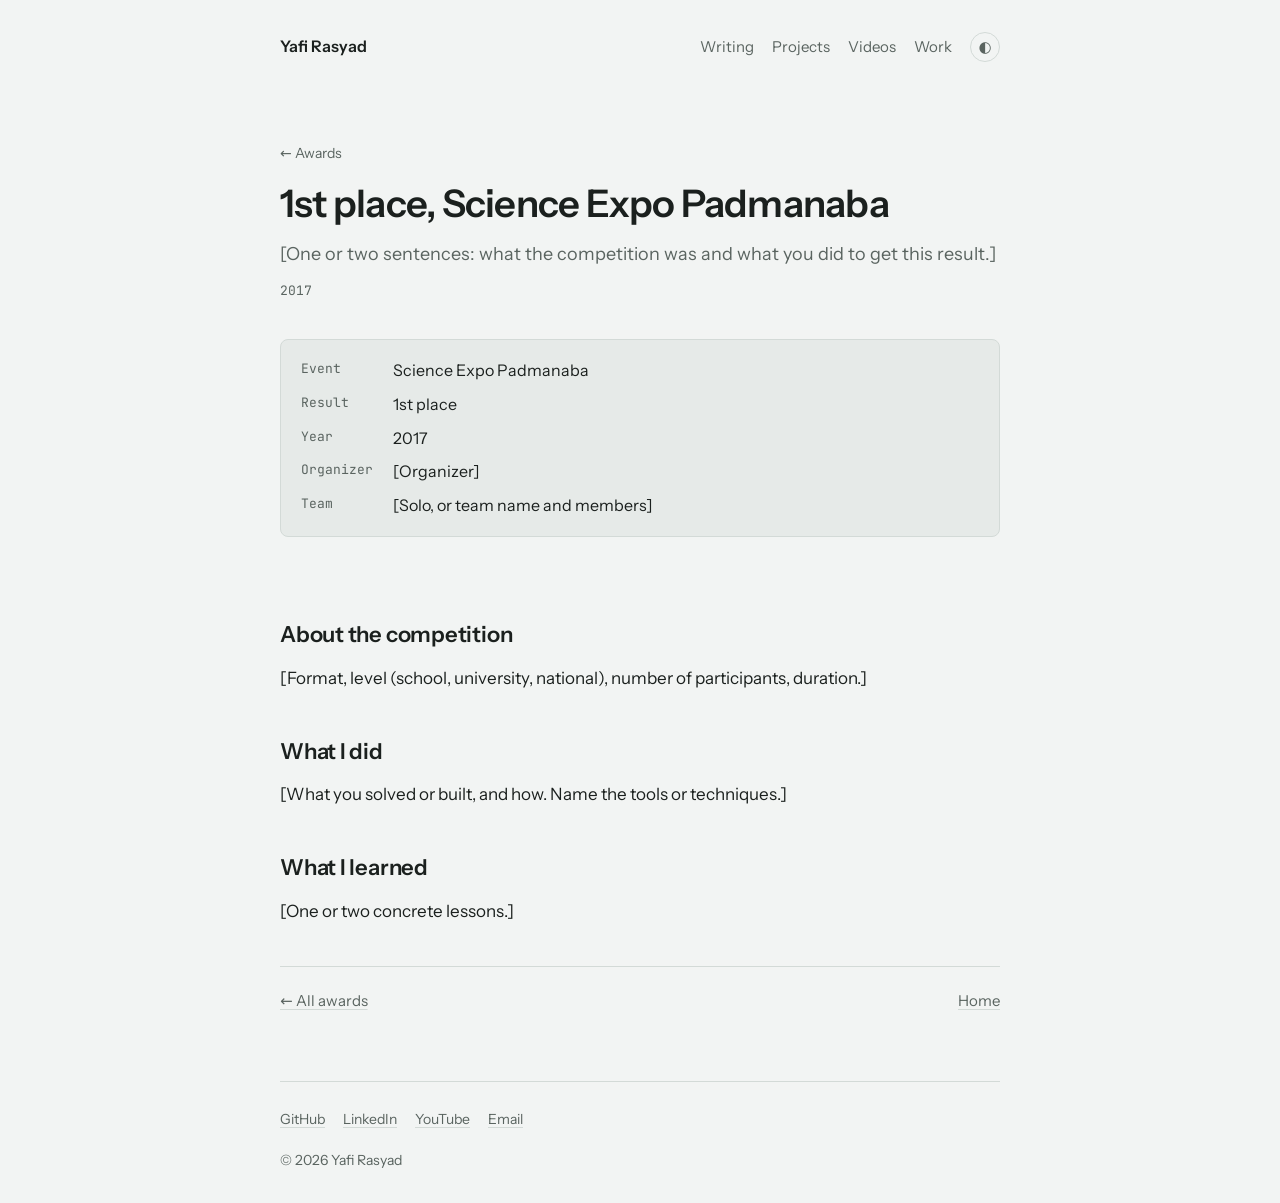
<file: docs/awards/science-expo-padmanaba-2017/index.html>
<!doctype html>
<html lang="en">
<head>
  <meta charset="utf-8">
  <meta name="viewport" content="width=device-width, initial-scale=1, viewport-fit=cover">
  <meta http-equiv="Content-Security-Policy" content="default-src 'none'; script-src 'self'; style-src 'self'; font-src 'self'; img-src 'self'; base-uri 'none'; form-action 'none'; require-trusted-types-for 'script'; trusted-types 'none'; upgrade-insecure-requests">
  <meta name="referrer" content="strict-origin-when-cross-origin">
  <title>1st place, Science Expo Padmanaba · Yafi Rasyad</title>
  <meta name="description" content="1st place at Science Expo Padmanaba (2017). [One sentence on what you did.]">
  <link rel="canonical" href="https://yafirasyad.github.io/awards/science-expo-padmanaba-2017/">
  <meta property="og:type" content="article">
  <meta property="og:title" content="1st place, Science Expo Padmanaba">
  <meta property="og:description" content="1st place at Science Expo Padmanaba (2017).">
  <meta property="og:url" content="https://yafirasyad.github.io/awards/science-expo-padmanaba-2017/">
  <meta name="robots" content="noindex">
  <link rel="icon" href="../../assets/favicon.svg" type="image/svg+xml">
  <link rel="icon" href="../../assets/favicon-32.png" sizes="32x32" type="image/png">
  <link rel="apple-touch-icon" href="../../assets/apple-touch-icon.png">
  <meta name="theme-color" content="#f2f4f3" media="(prefers-color-scheme: light)">
  <meta name="theme-color" content="#121514" media="(prefers-color-scheme: dark)">
  <meta property="og:image" content="https://yafirasyad.github.io/assets/og.png">
  <meta property="og:image:width" content="1200">
  <meta property="og:image:height" content="630">
  <meta name="twitter:card" content="summary_large_image">
  <link rel="stylesheet" href="../../assets/style.css">
  <script src="../../assets/main.js"></script>
</head>
<body>

<a class="skip" href="#main">Skip to content</a>

<header class="site-header">
  <div class="wrap row">
    <a class="brand" href="../../">Yafi Rasyad</a>
    <nav class="site-nav" aria-label="Main">
      <a href="../../writing/">Writing</a>
      <a href="../../projects/">Projects</a>
      <a href="../../videos/">Videos</a>
      <a href="../../#work">Work</a>
      <button type="button" class="theme-toggle" id="theme" aria-label="Theme: system. Change theme" title="Theme: system">&#x25D0;&#xFE0E;</button>
    </nav>
  </div>
</header>

<main id="main" class="wrap">
  <article class="article">

    <header class="article-head">
      <a class="back" href="../">← Awards</a>
      <h1>1st place, Science Expo Padmanaba</h1>
      <p class="standfirst">[One or two sentences: what the competition was and what you did to get this result.]</p>
      <ul class="byline">
        <li><time datetime="2017">2017</time></li>
      </ul>
    </header>

    <dl class="summary">
      <dt>Event</dt><dd>Science Expo Padmanaba</dd>
      <dt>Result</dt><dd>1st place</dd>
      <dt>Year</dt><dd>2017</dd>
      <dt>Organizer</dt><dd>[Organizer]</dd>
      <dt>Team</dt><dd>[Solo, or team name and members]</dd>
    </dl>

    <div class="prose-long">
      <h2 id="about">About the competition</h2>
      <p>[Format, level (school, university, national), number of participants, duration.]</p>

      <h2 id="what-i-did">What I did</h2>
      <p>[What you solved or built, and how. Name the tools or techniques.]</p>

      <h2 id="takeaways">What I learned</h2>
      <p>[One or two concrete lessons.]</p>

    </div>

    <footer class="article-foot">
      <nav class="article-nav" aria-label="More awards">
        <a href="../">← All awards</a>
        <a href="../../">Home</a>
      </nav>
    </footer>

  </article>
</main>

<footer class="wrap site-footer">
  <ul class="footer-social" aria-label="Elsewhere">
    <li><a href="https://github.com/yafirasyad">GitHub</a></li>
    <li><a href="https://www.linkedin.com/in/yafirasyad">LinkedIn</a></li>
    <li><a href="https://www.youtube.com/@yafirasyad">YouTube</a></li>
    <li><a href="../../#contact">Email</a></li>
  </ul>
  <div class="footer-meta">
    <span>© 2026 Yafi Rasyad</span>
  </div>
</footer>
</body>
</html>
</file>
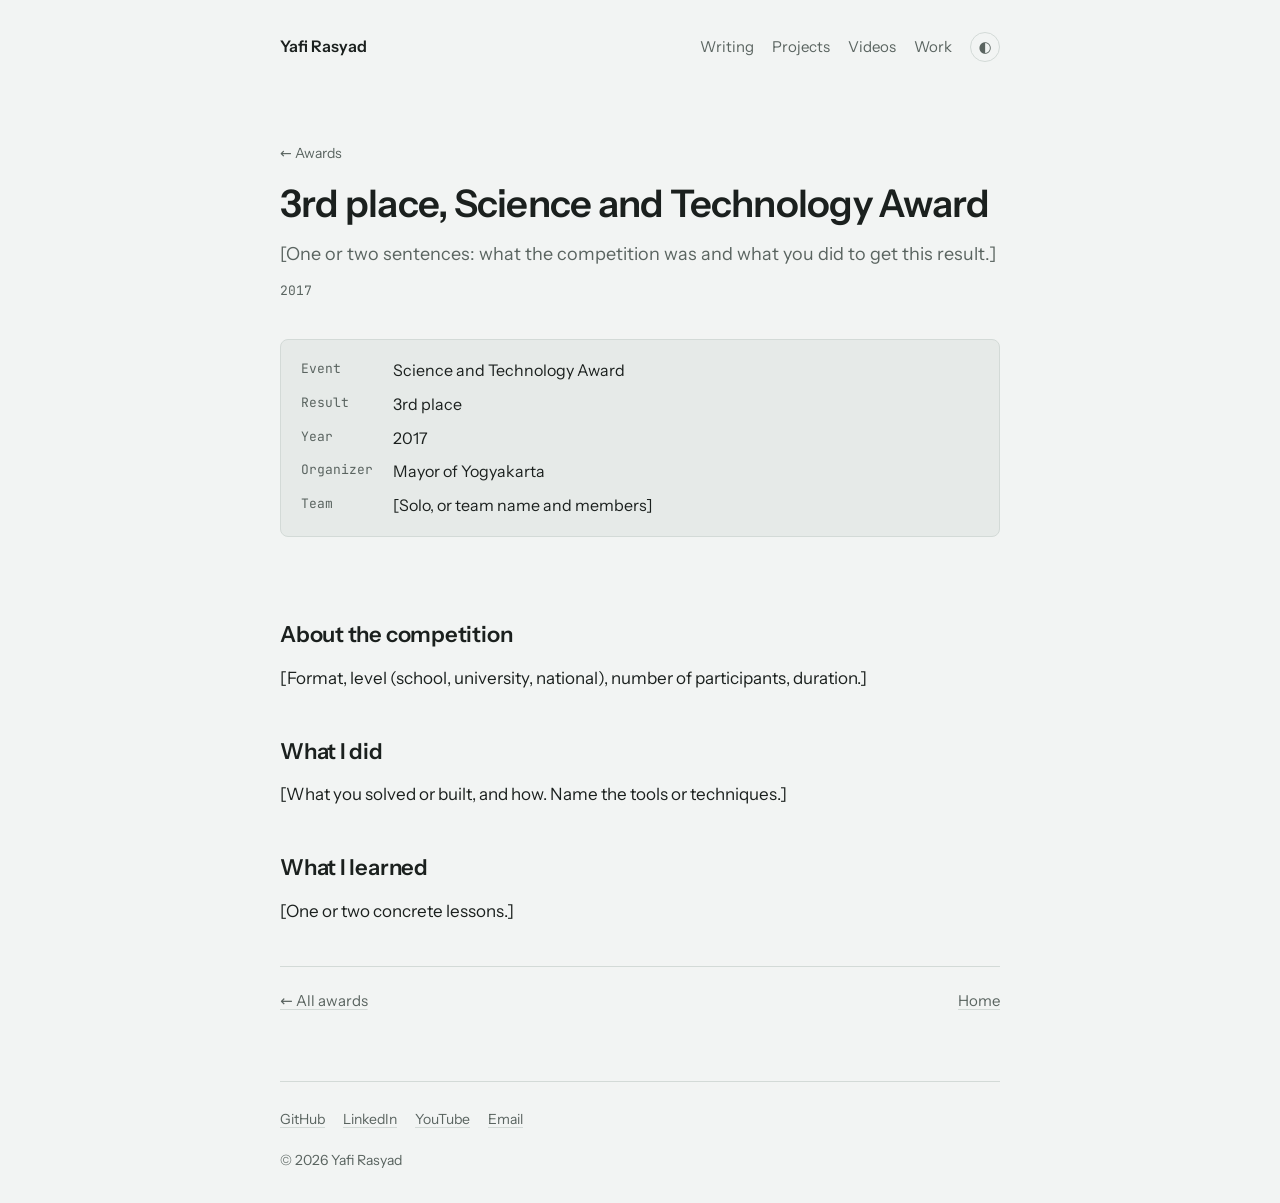
<file: docs/awards/science-technology-award-2017/index.html>
<!doctype html>
<html lang="en">
<head>
  <meta charset="utf-8">
  <meta name="viewport" content="width=device-width, initial-scale=1, viewport-fit=cover">
  <meta http-equiv="Content-Security-Policy" content="default-src 'none'; script-src 'self'; style-src 'self'; font-src 'self'; img-src 'self'; base-uri 'none'; form-action 'none'; require-trusted-types-for 'script'; trusted-types 'none'; upgrade-insecure-requests">
  <meta name="referrer" content="strict-origin-when-cross-origin">
  <title>3rd place, Science and Technology Award · Yafi Rasyad</title>
  <meta name="description" content="3rd place at Science and Technology Award (2017). [One sentence on what you did.]">
  <link rel="canonical" href="https://yafirasyad.github.io/awards/science-technology-award-2017/">
  <meta property="og:type" content="article">
  <meta property="og:title" content="3rd place, Science and Technology Award">
  <meta property="og:description" content="3rd place at Science and Technology Award (2017).">
  <meta property="og:url" content="https://yafirasyad.github.io/awards/science-technology-award-2017/">
  <meta name="robots" content="noindex">
  <link rel="icon" href="../../assets/favicon.svg" type="image/svg+xml">
  <link rel="icon" href="../../assets/favicon-32.png" sizes="32x32" type="image/png">
  <link rel="apple-touch-icon" href="../../assets/apple-touch-icon.png">
  <meta name="theme-color" content="#f2f4f3" media="(prefers-color-scheme: light)">
  <meta name="theme-color" content="#121514" media="(prefers-color-scheme: dark)">
  <meta property="og:image" content="https://yafirasyad.github.io/assets/og.png">
  <meta property="og:image:width" content="1200">
  <meta property="og:image:height" content="630">
  <meta name="twitter:card" content="summary_large_image">
  <link rel="stylesheet" href="../../assets/style.css">
  <script src="../../assets/main.js"></script>
</head>
<body>

<a class="skip" href="#main">Skip to content</a>

<header class="site-header">
  <div class="wrap row">
    <a class="brand" href="../../">Yafi Rasyad</a>
    <nav class="site-nav" aria-label="Main">
      <a href="../../writing/">Writing</a>
      <a href="../../projects/">Projects</a>
      <a href="../../videos/">Videos</a>
      <a href="../../#work">Work</a>
      <button type="button" class="theme-toggle" id="theme" aria-label="Theme: system. Change theme" title="Theme: system">&#x25D0;&#xFE0E;</button>
    </nav>
  </div>
</header>

<main id="main" class="wrap">
  <article class="article">

    <header class="article-head">
      <a class="back" href="../">← Awards</a>
      <h1>3rd place, Science and Technology Award</h1>
      <p class="standfirst">[One or two sentences: what the competition was and what you did to get this result.]</p>
      <ul class="byline">
        <li><time datetime="2017">2017</time></li>
      </ul>
    </header>

    <dl class="summary">
      <dt>Event</dt><dd>Science and Technology Award</dd>
      <dt>Result</dt><dd>3rd place</dd>
      <dt>Year</dt><dd>2017</dd>
      <dt>Organizer</dt><dd>Mayor of Yogyakarta</dd>
      <dt>Team</dt><dd>[Solo, or team name and members]</dd>
    </dl>

    <div class="prose-long">
      <h2 id="about">About the competition</h2>
      <p>[Format, level (school, university, national), number of participants, duration.]</p>

      <h2 id="what-i-did">What I did</h2>
      <p>[What you solved or built, and how. Name the tools or techniques.]</p>

      <h2 id="takeaways">What I learned</h2>
      <p>[One or two concrete lessons.]</p>

    </div>

    <footer class="article-foot">
      <nav class="article-nav" aria-label="More awards">
        <a href="../">← All awards</a>
        <a href="../../">Home</a>
      </nav>
    </footer>

  </article>
</main>

<footer class="wrap site-footer">
  <ul class="footer-social" aria-label="Elsewhere">
    <li><a href="https://github.com/yafirasyad">GitHub</a></li>
    <li><a href="https://www.linkedin.com/in/yafirasyad">LinkedIn</a></li>
    <li><a href="https://www.youtube.com/@yafirasyad">YouTube</a></li>
    <li><a href="../../#contact">Email</a></li>
  </ul>
  <div class="footer-meta">
    <span>© 2026 Yafi Rasyad</span>
  </div>
</footer>
</body>
</html>
</file>
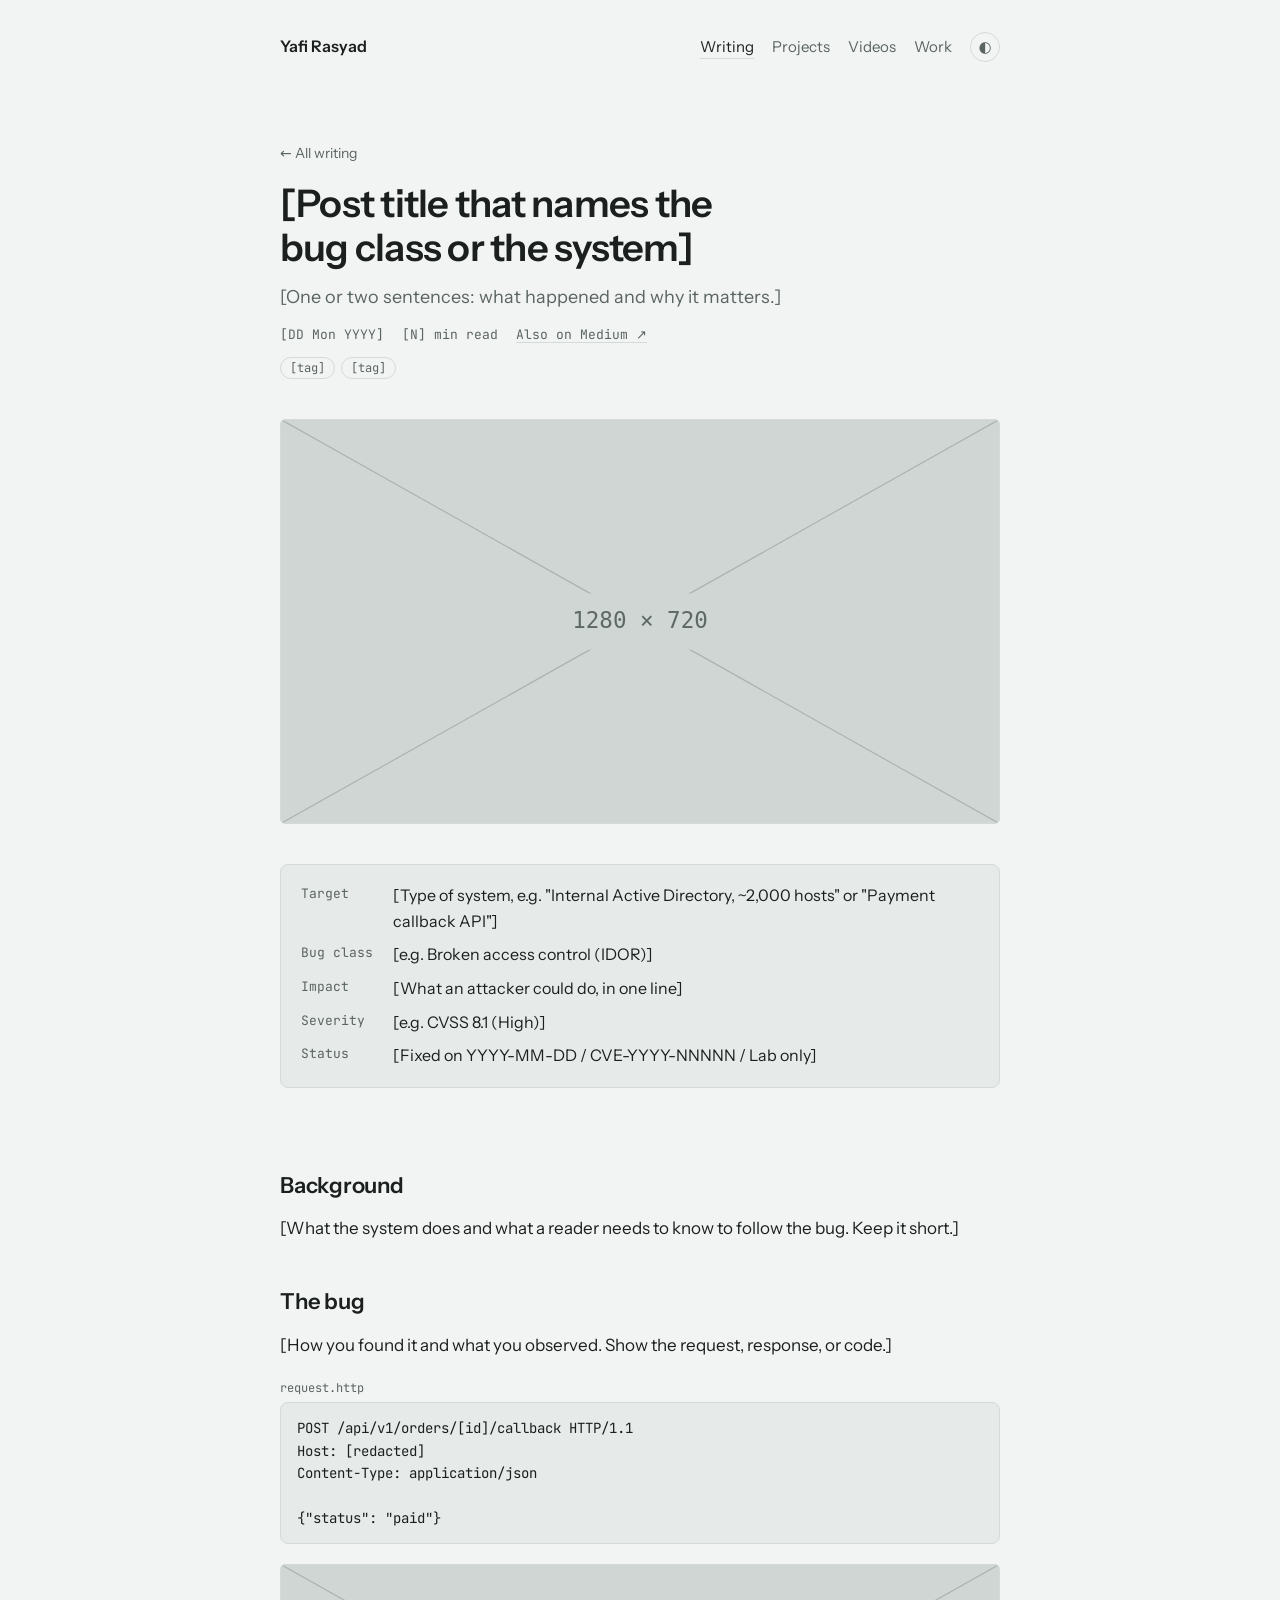
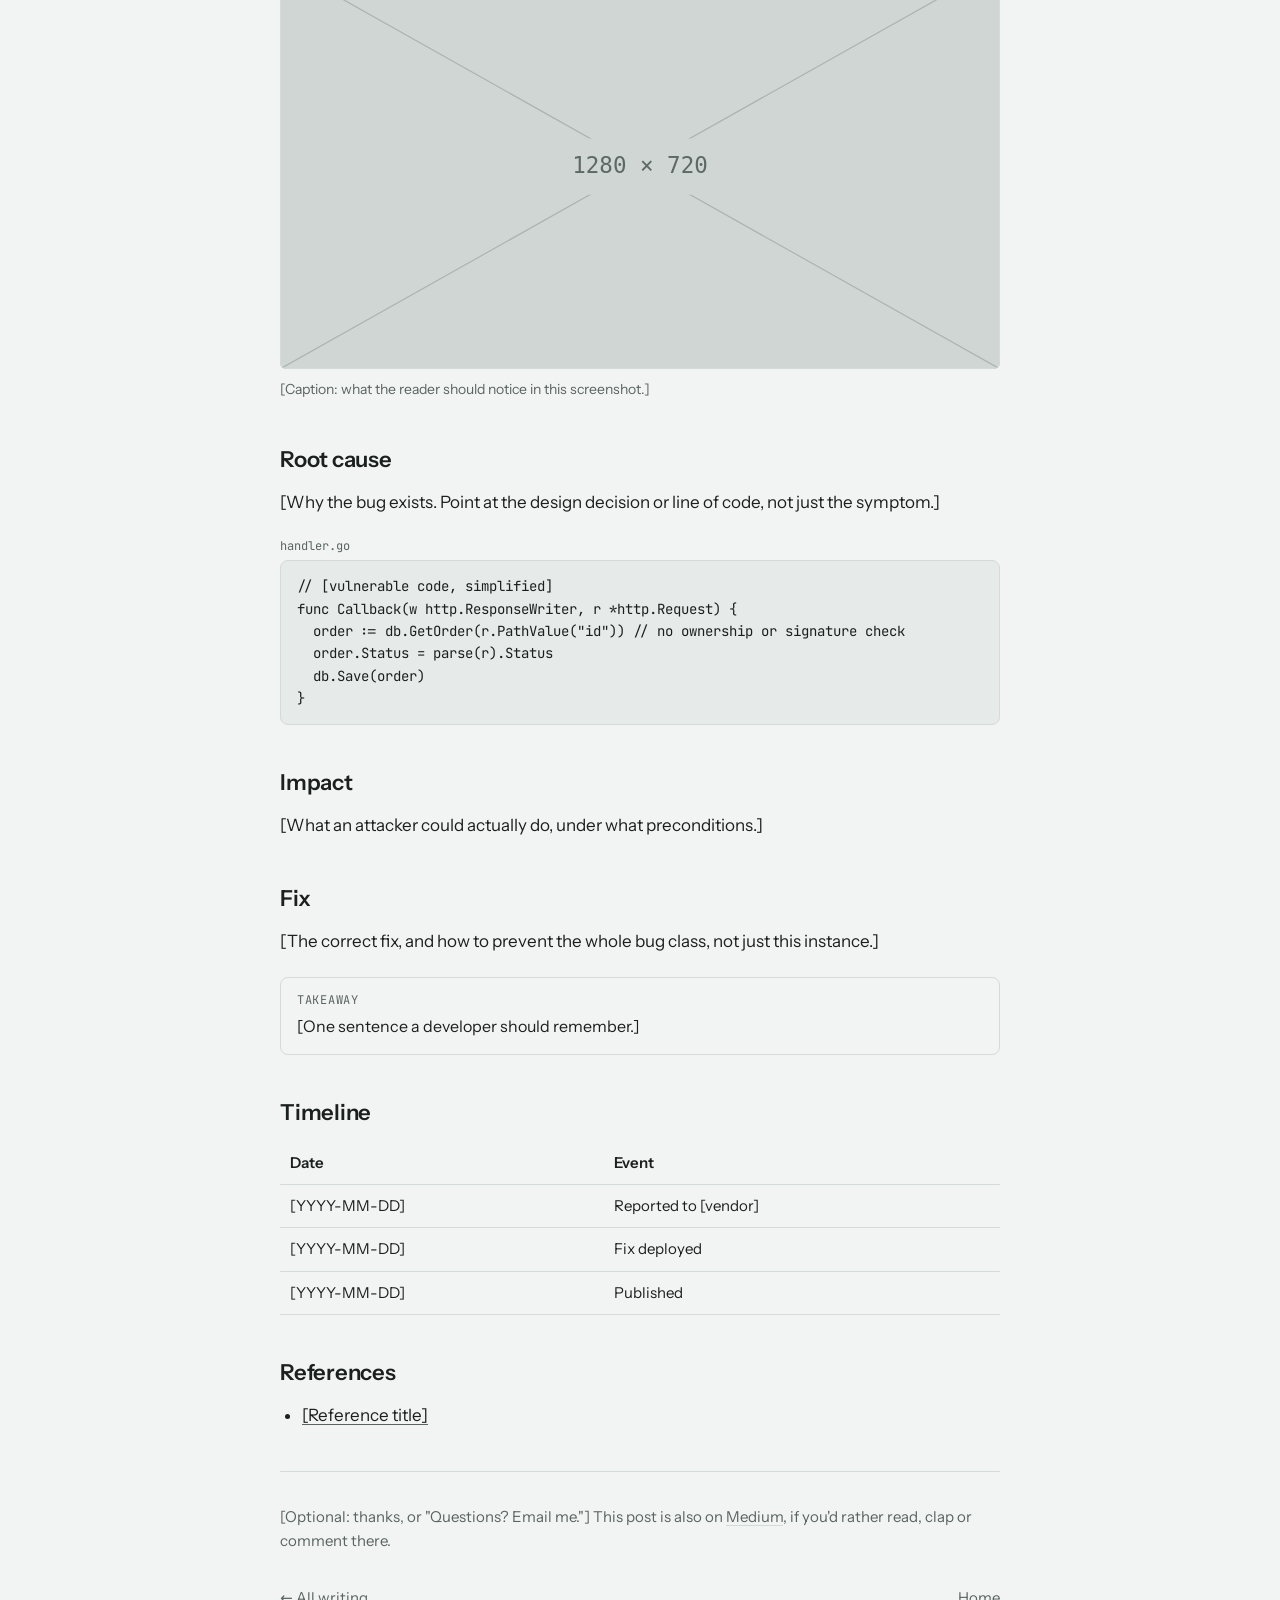
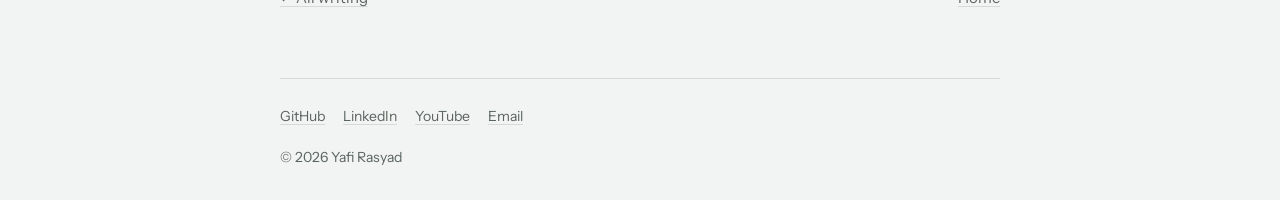
<file: docs/writing/post-template/index.html>
<!doctype html>
<html lang="en">
<head>
  <meta charset="utf-8">
  <meta name="viewport" content="width=device-width, initial-scale=1, viewport-fit=cover">
  <meta http-equiv="Content-Security-Policy" content="default-src 'none'; script-src 'self'; style-src 'self'; font-src 'self'; img-src 'self'; base-uri 'none'; form-action 'none'; require-trusted-types-for 'script'; trusted-types 'none'; upgrade-insecure-requests">
  <meta name="referrer" content="strict-origin-when-cross-origin">
  <title>[Post title] · Yafi Rasyad</title>
  <meta name="description" content="[One sentence summary of the post. This shows up in Google and link previews.]">
  <link rel="canonical" href="https://yafirasyad.github.io/writing/[slug]/">
  <meta property="og:type" content="article">
  <meta property="og:title" content="[Post title]">
  <meta property="og:description" content="[One sentence summary.]">
  <meta property="og:url" content="https://yafirasyad.github.io/writing/[slug]/">
  <meta name="robots" content="noindex">
  <link rel="icon" href="../../assets/favicon.svg" type="image/svg+xml">
  <link rel="icon" href="../../assets/favicon-32.png" sizes="32x32" type="image/png">
  <link rel="apple-touch-icon" href="../../assets/apple-touch-icon.png">
  <meta name="theme-color" content="#f2f4f3" media="(prefers-color-scheme: light)">
  <meta name="theme-color" content="#121514" media="(prefers-color-scheme: dark)">
  <meta property="og:image" content="https://yafirasyad.github.io/assets/og.png">
  <meta property="og:image:width" content="1200">
  <meta property="og:image:height" content="630">
  <meta name="twitter:card" content="summary_large_image">
  <link rel="stylesheet" href="../../assets/style.css">
  <script src="../../assets/main.js"></script>
</head>
<body>

<a class="skip" href="#main">Skip to content</a>

<header class="site-header">
  <div class="wrap row">
    <a class="brand" href="../../">Yafi Rasyad</a>
    <nav class="site-nav" aria-label="Main">
      <a href="../../writing/" aria-current="page">Writing</a>
      <a href="../../projects/">Projects</a>
      <a href="../../videos/">Videos</a>
      <a href="../../#work">Work</a>
      <button type="button" class="theme-toggle" id="theme" aria-label="Theme: system. Change theme" title="Theme: system">&#x25D0;&#xFE0E;</button>
    </nav>
  </div>
</header>

<main id="main" class="wrap">
  <article class="article">

    <header class="article-head">
      <a class="back" href="../">← All writing</a>
      <h1>[Post title that names the bug class or the system]</h1>
      <p class="standfirst">[One or two sentences: what happened and why it matters.]</p>
      <ul class="byline">
        <li><time datetime="[YYYY-MM-DD]">[DD Mon YYYY]</time></li>
        <li>[N] min read</li>
        <li><a href="https://medium.com/@[username]/[post-slug]">Also on Medium ↗</a></li>
      </ul>
      <ul class="tags" aria-label="Tags">
        <li>[tag]</li>
        <li>[tag]</li>
      </ul>
    </header>

    <figure class="article-cover">
      <div class="thumb"><img src="../../assets/thumbs/placeholder.svg" alt="[Cover image description]" width="1280" height="720"></div>
    </figure>

    <dl class="summary">
      <dt>Target</dt><dd>[Type of system, e.g. "Internal Active Directory, ~2,000 hosts" or "Payment callback API"]</dd>
      <dt>Bug class</dt><dd>[e.g. Broken access control (IDOR)]</dd>
      <dt>Impact</dt><dd>[What an attacker could do, in one line]</dd>
      <dt>Severity</dt><dd>[e.g. CVSS 8.1 (High)]</dd>
      <dt>Status</dt><dd>[Fixed on YYYY-MM-DD / CVE-YYYY-NNNNN / Lab only]</dd>
    </dl>

    <div class="prose-long">
      <h2 id="background">Background</h2>
      <p>[What the system does and what a reader needs to know to follow the bug. Keep it short.]</p>

      <h2 id="the-bug">The bug</h2>
      <p>[How you found it and what you observed. Show the request, response, or code.]</p>

      <span class="code-label">request.http</span>
      <pre><code>POST /api/v1/orders/[id]/callback HTTP/1.1
Host: [redacted]
Content-Type: application/json

{"status": "paid"}</code></pre>

      <figure>
        <div class="thumb"><img src="../../assets/thumbs/placeholder.svg" alt="[Screenshot description]" width="1280" height="720" loading="lazy"></div>
        <figcaption>[Caption: what the reader should notice in this screenshot.]</figcaption>
      </figure>

      <h2 id="root-cause">Root cause</h2>
      <p>[Why the bug exists. Point at the design decision or line of code, not just the symptom.]</p>

      <span class="code-label">handler.go</span>
      <pre><code>// [vulnerable code, simplified]
func Callback(w http.ResponseWriter, r *http.Request) {
	order := db.GetOrder(r.PathValue("id")) // no ownership or signature check
	order.Status = parse(r).Status
	db.Save(order)
}</code></pre>

      <h2 id="impact">Impact</h2>
      <p>[What an attacker could actually do, under what preconditions.]</p>

      <h2 id="fix">Fix</h2>
      <p>[The correct fix, and how to prevent the whole bug class, not just this instance.]</p>
      <div class="note-box">
        <strong>Takeaway</strong>
        [One sentence a developer should remember.]
      </div>

      <h2 id="timeline">Timeline</h2>
      <div class="table-scroll">
        <table>
          <thead><tr><th>Date</th><th>Event</th></tr></thead>
          <tbody>
            <tr><td>[YYYY-MM-DD]</td><td>Reported to [vendor]</td></tr>
            <tr><td>[YYYY-MM-DD]</td><td>Fix deployed</td></tr>
            <tr><td>[YYYY-MM-DD]</td><td>Published</td></tr>
          </tbody>
        </table>
      </div>

      <h2 id="references">References</h2>
      <ul>
        <li><a href="[url]">[Reference title]</a></li>
      </ul>
    </div>

    <footer class="article-foot">
      <p>[Optional: thanks, or "Questions? Email me."] This post is also on <a href="https://medium.com/@[username]/[post-slug]">Medium</a>, if you'd rather read, clap or comment there.</p>
      <nav class="article-nav" aria-label="More writing">
        <a href="../">← All writing</a>
        <a href="../../">Home</a>
      </nav>
    </footer>

  </article>
</main>

<footer class="wrap site-footer">
  <ul class="footer-social" aria-label="Elsewhere">
    <li><a href="https://github.com/yafirasyad">GitHub</a></li>
    <li><a href="https://www.linkedin.com/in/yafirasyad">LinkedIn</a></li>
    <li><a href="https://www.youtube.com/@yafirasyad">YouTube</a></li>
    <li><a href="../../#contact">Email</a></li>
  </ul>
  <div class="footer-meta">
    <span>© 2026 Yafi Rasyad</span>
  </div>
</footer>
</body>
</html>
</file>
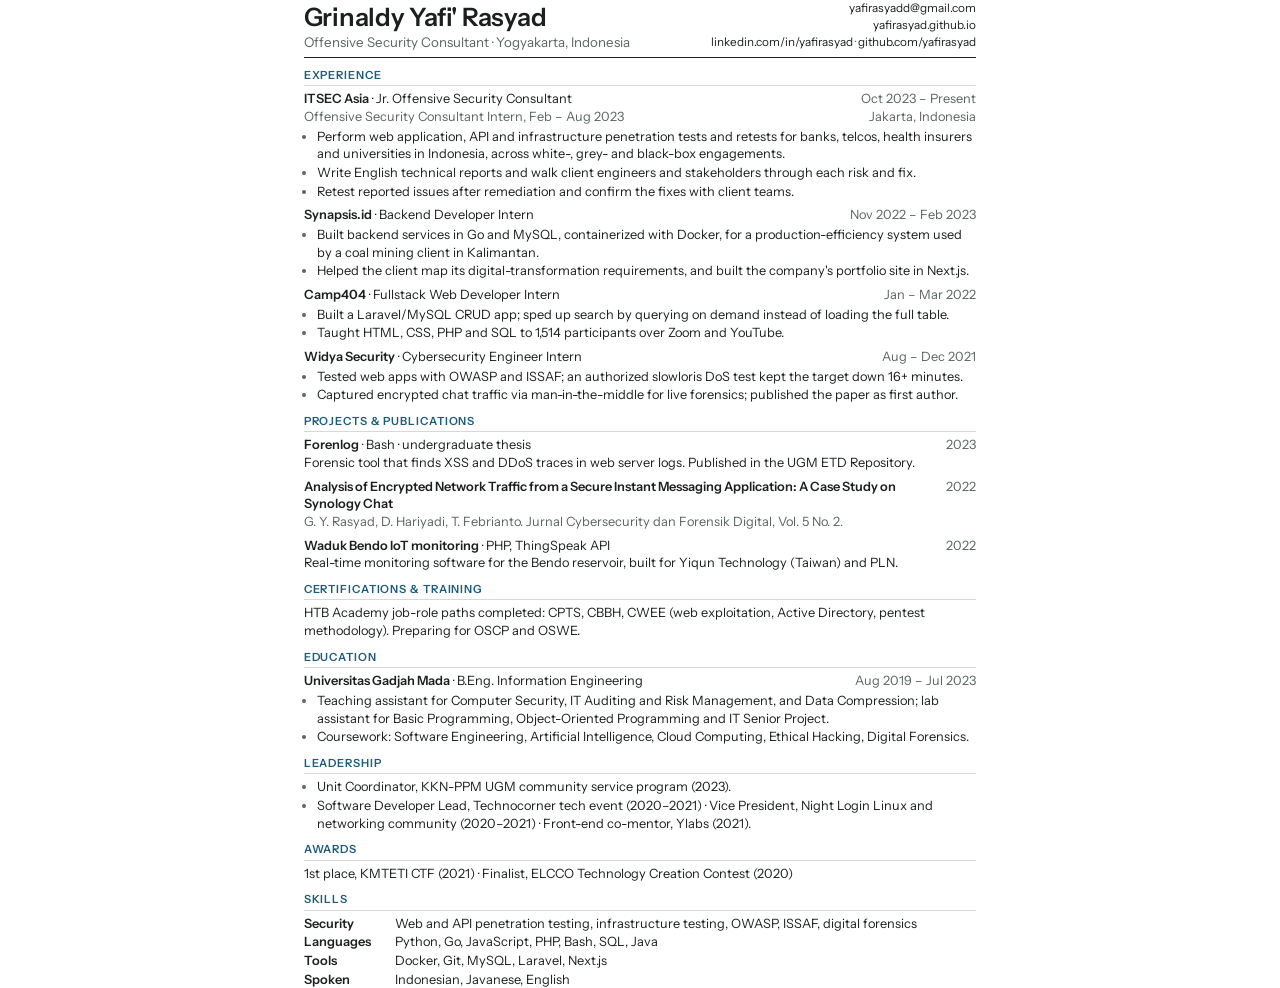
<file: resume/resume.html>
<!doctype html>
<html lang="en">
<head>
<meta charset="utf-8">
<title>Grinaldy Yafi' Rasyad — Résumé</title>
<!-- Source of docs/assets/resume.pdf. Rebuild after editing: see README. One page, single column, real text. -->
<style>
@font-face { font-family: "Instrument Sans"; font-weight: 400; src: url("../docs/assets/fonts/instrument-sans-latin-400-normal.woff2") format("woff2"); }
@font-face { font-family: "Instrument Sans"; font-weight: 500; src: url("../docs/assets/fonts/instrument-sans-latin-500-normal.woff2") format("woff2"); }
@font-face { font-family: "Instrument Sans"; font-weight: 600; src: url("../docs/assets/fonts/instrument-sans-latin-600-normal.woff2") format("woff2"); }

@page { size: A4; margin: 14mm 16mm 12mm; }
:root { --text: #1b201e; --muted: #5a6460; --line: #d3dad7; --accent: #1d5c7a; }
* { box-sizing: border-box; }
html { -webkit-print-color-adjust: exact; print-color-adjust: exact; }
body { margin: 0; font-family: "Instrument Sans", Arial, Helvetica, sans-serif; font-size: 9.6pt; line-height: 1.38; color: var(--text); }
a { color: inherit; text-decoration: none; }
.page { max-width: 178mm; margin: 0 auto; }

header { display: flex; justify-content: space-between; align-items: flex-end; gap: 12px; padding-bottom: 6px; border-bottom: 1.2px solid var(--text); }
h1 { font-size: 19pt; font-weight: 600; letter-spacing: -0.01em; margin: 0; line-height: 1.1; }
.title { margin: 2px 0 0; color: var(--muted); font-size: 10pt; }
.contact { text-align: right; font-size: 8.8pt; color: var(--muted); line-height: 1.45; }
.contact a { color: var(--text); }

h2 { font-size: 8.4pt; font-weight: 600; text-transform: uppercase; letter-spacing: .08em; color: var(--accent); margin: 10px 0 4px; padding-bottom: 2px; border-bottom: 0.8px solid var(--line); }

.item { margin: 0 0 6px; break-inside: avoid; }
.row { display: flex; justify-content: space-between; gap: 10px; }
.org { font-weight: 600; }
.role { font-style: normal; }
.where, .when { color: var(--muted); white-space: nowrap; }
ul { margin: 2px 0 0; padding-left: 13px; }
li { margin: 1px 0; }
li::marker { color: var(--muted); }
.plain { margin: 0; }
.muted { color: var(--muted); }
.skills { display: grid; grid-template-columns: 22mm 1fr; gap: 1px 8px; margin: 0; }
.skills dt { font-weight: 600; }
.skills dd { margin: 0; }
</style>
</head>
<body>
<div class="page">

<header>
  <div>
    <h1>Grinaldy Yafi' Rasyad</h1>
    <p class="title">Offensive Security Consultant · Yogyakarta, Indonesia</p>
  </div>
  <div class="contact">
    <a href="mailto:yafirasyadd@gmail.com">yafirasyadd@gmail.com</a><br>
    <a href="https://yafirasyad.github.io/">yafirasyad.github.io</a><br>
    <a href="https://www.linkedin.com/in/yafirasyad/">linkedin.com/in/yafirasyad</a> · <a href="https://github.com/yafirasyad">github.com/yafirasyad</a>
  </div>
</header>

<h2>Experience</h2>

<div class="item">
  <div class="row"><span><span class="org">ITSEC Asia</span> · <span class="role">Jr. Offensive Security Consultant</span></span><span class="when">Oct 2023 – Present</span></div>
  <div class="row"><span class="muted">Offensive Security Consultant Intern, Feb – Aug 2023</span><span class="where">Jakarta, Indonesia</span></div>
  <ul>
    <li>Perform web application, API and infrastructure penetration tests and retests for banks, telcos, health insurers and universities in Indonesia, across white-, grey- and black-box engagements.</li>
    <li>Write English technical reports and walk client engineers and stakeholders through each risk and fix.</li>
    <li>Retest reported issues after remediation and confirm the fixes with client teams.</li>
  </ul>
</div>

<div class="item">
  <div class="row"><span><span class="org">Synapsis.id</span> · <span class="role">Backend Developer Intern</span></span><span class="when">Nov 2022 – Feb 2023</span></div>
  <ul>
    <li>Built backend services in Go and MySQL, containerized with Docker, for a production-efficiency system used by a coal mining client in Kalimantan.</li>
    <li>Helped the client map its digital-transformation requirements, and built the company's portfolio site in Next.js.</li>
  </ul>
</div>

<div class="item">
  <div class="row"><span><span class="org">Camp404</span> · <span class="role">Fullstack Web Developer Intern</span></span><span class="when">Jan – Mar 2022</span></div>
  <ul>
    <li>Built a Laravel/MySQL CRUD app; sped up search by querying on demand instead of loading the full table.</li>
    <li>Taught HTML, CSS, PHP and SQL to 1,514 participants over Zoom and <a href="https://www.youtube.com/live/qsUsNvlckz4">YouTube</a>.</li>
  </ul>
</div>

<div class="item">
  <div class="row"><span><span class="org">Widya Security</span> · <span class="role">Cybersecurity Engineer Intern</span></span><span class="when">Aug – Dec 2021</span></div>
  <ul>
    <li>Tested web apps with OWASP and ISSAF; an authorized slowloris DoS test kept the target down 16+ minutes.</li>
    <li>Captured encrypted chat traffic via man-in-the-middle for live forensics; published the paper as first author.</li>
  </ul>
</div>

<h2>Projects &amp; Publications</h2>

<div class="item">
  <div class="row"><span><a class="org" href="https://github.com/yafirasyad/forenlog">Forenlog</a> · Bash · undergraduate thesis</span><span class="when">2023</span></div>
  <p class="plain">Forensic tool that finds XSS and DDoS traces in web server logs. Published in the <a href="https://etd.repository.ugm.ac.id/penelitian/detail/225634">UGM ETD Repository</a>.</p>
</div>
<div class="item">
  <div class="row"><span class="org"><a href="https://ejournal.uin-suka.ac.id/saintek/cybersecurity/article/view/3935">Analysis of Encrypted Network Traffic from a Secure Instant Messaging Application: A Case Study on Synology Chat</a></span><span class="when">2022</span></div>
  <p class="plain muted">G. Y. Rasyad, D. Hariyadi, T. Febrianto. Jurnal Cybersecurity dan Forensik Digital, Vol. 5 No. 2.</p>
</div>
<div class="item">
  <div class="row"><span><span class="org">Waduk Bendo IoT monitoring</span> · PHP, ThingSpeak API</span><span class="when">2022</span></div>
  <p class="plain">Real-time monitoring software for the Bendo reservoir, built for Yiqun Technology (Taiwan) and PLN.</p>
</div>

<h2>Certifications &amp; Training</h2>
<p class="plain">HTB Academy job-role paths completed: CPTS, CBBH, CWEE (web exploitation, Active Directory, pentest methodology). Preparing for OSCP and OSWE.</p>

<h2>Education</h2>
<div class="item">
  <div class="row"><span><span class="org">Universitas Gadjah Mada</span> · B.Eng. Information Engineering</span><span class="when">Aug 2019 – Jul 2023</span></div>
  <ul>
    <li>Teaching assistant for Computer Security, IT Auditing and Risk Management, and Data Compression; lab assistant for Basic Programming, Object-Oriented Programming and IT Senior Project.</li>
    <li>Coursework: Software Engineering, Artificial Intelligence, Cloud Computing, Ethical Hacking, Digital Forensics.</li>
  </ul>
</div>

<h2>Leadership</h2>
<ul>
  <li>Unit Coordinator, KKN-PPM UGM community service program (2023).</li>
  <li>Software Developer Lead, Technocorner tech event (2020–2021) · Vice President, Night Login Linux and networking community (2020–2021) · Front-end co-mentor, Ylabs (2021).</li>
</ul>

<h2>Awards</h2>
<p class="plain">1st place, KMTETI CTF (2021) · Finalist, ELCCO Technology Creation Contest (2020)</p>

<h2>Skills</h2>
<dl class="skills">
  <dt>Security</dt><dd>Web and API penetration testing, infrastructure testing, OWASP, ISSAF, digital forensics</dd>
  <dt>Languages</dt><dd>Python, Go, JavaScript, PHP, Bash, SQL, Java</dd>
  <dt>Tools</dt><dd>Docker, Git, MySQL, Laravel, Next.js</dd>
  <dt>Spoken</dt><dd>Indonesian, Javanese, English</dd>
</dl>

</div>
</body>
</html>
</file>
<file: docs/assets/style.css>
/* Fonts: self-hosted. Instrument Sans (SIL OFL 1.1), JetBrains Mono (SIL OFL 1.1). */
@font-face { font-family: "Instrument Sans"; font-style: normal; font-weight: 400; font-display: swap; src: url("fonts/instrument-sans-latin-400-normal.woff2") format("woff2"); }
@font-face { font-family: "Instrument Sans"; font-style: normal; font-weight: 500; font-display: swap; src: url("fonts/instrument-sans-latin-500-normal.woff2") format("woff2"); }
@font-face { font-family: "Instrument Sans"; font-style: normal; font-weight: 600; font-display: swap; src: url("fonts/instrument-sans-latin-600-normal.woff2") format("woff2"); }
@font-face { font-family: "JetBrains Mono"; font-style: normal; font-weight: 400; font-display: swap; src: url("fonts/jetbrains-mono-latin-400-normal.woff2") format("woff2"); }

/* Layout: one 720px column; text sections as lists, video/project sections as a 2-up thumbnail grid. */
/* Colours: change them here only. */
:root {
  --bg: #f2f4f3;
  --surface: #e6eae8;     /* thumbnail background while loading */
  --text: #1b201e;
  --muted: #5a6460;
  --line: #d3dad7;
  --accent: #1d5c7a;
  --warm: #8a5a2b;        /* non-tech label */
  --shadow: 0 8px 24px rgba(18, 22, 20, 0.10);
  --badge-bg: rgba(18, 22, 20, 0.78);
  --badge-fg: #f2f4f3;
  --font-sans: "Instrument Sans", ui-sans-serif, system-ui, -apple-system, "Segoe UI", Roboto, sans-serif;
  --font-mono: "JetBrains Mono", ui-monospace, "SFMono-Regular", Menlo, monospace;
  color-scheme: light;
}
@media (prefers-color-scheme: dark) {
  :root:not([data-theme="light"]) {
    --bg: #121514; --surface: #1b201e; --text: #e2e7e4; --muted: #97a19d; --line: #2a312e; --accent: #82bad4; --warm: #d9a46b; --shadow: 0 8px 24px rgba(0, 0, 0, 0.45);
    --badge-bg: rgba(0, 0, 0, 0.72); --badge-fg: #e2e7e4;
    color-scheme: dark;
  }
}
:root[data-theme="dark"] {
  --bg: #121514; --surface: #1b201e; --text: #e2e7e4; --muted: #97a19d; --line: #2a312e; --accent: #82bad4; --warm: #d9a46b; --shadow: 0 8px 24px rgba(0, 0, 0, 0.45);
  --badge-bg: rgba(0, 0, 0, 0.72); --badge-fg: #e2e7e4;
  color-scheme: dark;
}

*, *::before, *::after { box-sizing: border-box; }
html { -webkit-text-size-adjust: 100%; scroll-behavior: smooth; }
html[hidden] { display: none !important; }
:target { scroll-margin-top: 24px; }
body {
  margin: 0;
  background: var(--bg);
  color: var(--text);
  font-family: var(--font-sans);
  font-size: 16px;
  line-height: 1.6;
  -webkit-font-smoothing: antialiased;
  padding-left: max(20px, env(safe-area-inset-left, 0px));
  padding-right: max(20px, env(safe-area-inset-right, 0px));
}
img { max-width: 100%; display: block; }
.wrap { max-width: 720px; margin: 0 auto; }

a { color: inherit; text-decoration: underline; text-decoration-color: var(--line); text-decoration-thickness: 1px; text-underline-offset: 3px; transition: color .2s, text-decoration-color .2s; }
a:hover { color: var(--accent); text-decoration-color: currentColor; }
a:focus-visible, button:focus-visible { outline: 2px solid var(--accent); outline-offset: 3px; border-radius: 3px; }

/* Skip link: hidden until focused with the keyboard */
.skip { position: absolute; left: 12px; top: -48px; z-index: 100; padding: 8px 12px; border-radius: 6px; background: var(--text); color: var(--bg); text-decoration: none; font-size: 14px; }
.skip:focus { top: calc(12px + env(safe-area-inset-top, 0px)); }

/* Header */
.site-header { padding-block: calc(28px + env(safe-area-inset-top, 0px)) 0; }
.site-header .row { display: flex; flex-wrap: wrap; align-items: center; justify-content: space-between; gap: 10px 24px; }
.brand { font-weight: 600; text-decoration: none; padding-block: 6px; }
.site-nav { display: flex; flex-wrap: wrap; align-items: center; gap: 4px 18px; font-size: 15px; }
.site-nav a { color: var(--muted); text-decoration: none; padding-block: 6px; }
.site-nav a:hover { color: var(--text); }
.theme-toggle {
  font: 15px/1 var(--font-sans); color: var(--muted);
  background: transparent; border: 1px solid var(--line); border-radius: 999px;
  width: 30px; height: 30px; padding: 0; cursor: pointer;
  display: inline-flex; align-items: center; justify-content: center;
}
.theme-toggle:hover { color: var(--text); border-color: var(--muted); }

/* Main */
main { padding-block: 72px 64px; display: grid; gap: 72px; }

.intro { display: grid; gap: 20px; }
.intro-top { display: flex; align-items: center; gap: 20px; }
.avatar { flex: none; width: 80px; height: 80px; border-radius: 50%; object-fit: cover; background: var(--surface); outline: 1px solid var(--line); outline-offset: -1px; }
.intro-top .lede { min-width: 0; }
.lede { font-size: clamp(20px, 2.8vw, 22px); font-weight: 400; line-height: 1.45; letter-spacing: -0.005em; margin: 0; max-width: 34em; text-wrap: pretty; }
.lede .quiet, .quiet { color: var(--muted); }
.intro p:not(.lede) { margin: 0; max-width: 62ch; color: var(--text); }
.facts { list-style: none; margin: 4px 0 0; padding: 0; display: flex; flex-wrap: wrap; gap: 6px 20px; font: 13px var(--font-mono); color: var(--muted); }
.links { list-style: none; margin: 0; padding: 0; display: flex; flex-wrap: wrap; gap: 6px 18px; font-size: 15px; }

/* Section header */
.section { display: grid; gap: 22px; }
.section-head { display: flex; flex-wrap: wrap; align-items: baseline; justify-content: space-between; gap: 6px 16px; padding-top: 14px; border-top: 1px solid var(--line); }
h2 { font-size: 17px; font-weight: 600; margin: 0; letter-spacing: -0.005em; }
.see-all { font-size: 14px; color: var(--muted); text-decoration: none; }
.see-all:hover { color: var(--accent); }
/* Bigger tap area on small links without changing the layout. */
.links a, .see-all, .footer-social a, .back, .article-nav a { padding-block: 4px; }

/* Writing: rows with small thumbnail */
.posts { list-style: none; margin: 0; padding: 0; display: grid; gap: 20px; }
.post { display: grid; grid-template-columns: 136px minmax(0, 1fr); gap: 18px; align-items: start; text-decoration: none; }
.post .thumb { aspect-ratio: 16 / 10; }
.post .body { min-width: 0; display: grid; gap: 3px; }
.post .title { font-weight: 600; line-height: 1.35; text-wrap: pretty; }
.post:hover .title { color: var(--accent); }
.post .desc { color: var(--muted); font-size: 15px; }
.post .meta { font: 12px var(--font-mono); color: var(--muted); }
.post.no-thumb { grid-template-columns: minmax(0, 1fr); }

/* Thumbnails */
.thumb {
  position: relative; width: 100%; max-width: 100%;
  border-radius: 6px; overflow: hidden;
  background: var(--surface);
  outline: 1px solid var(--line); outline-offset: -1px;
}
.thumb img { width: 100%; height: 100%; object-fit: cover; transition: transform .35s ease; }
a:hover .thumb img { transform: scale(1.03); }
.badge {
  position: absolute; right: 8px; bottom: 8px;
  font: 12px var(--font-mono); line-height: 1; padding: 4px 6px; border-radius: 4px;
  background: var(--badge-bg); color: var(--badge-fg);
}

/* Videos & projects: 2-up grid */
.tiles { list-style: none; margin: 0; padding: 0; display: grid; grid-template-columns: repeat(2, minmax(0, 1fr)); gap: 28px 22px; }
.tile { display: grid; gap: 10px; text-decoration: none; }
.tile .thumb { aspect-ratio: 16 / 9; }
.tile .body { display: grid; gap: 3px; min-width: 0; }
.tile .title { font-weight: 600; line-height: 1.35; text-wrap: pretty; }
.tile:hover .title { color: var(--accent); }
.tile .desc { color: var(--muted); font-size: 15px; }
.tile .meta { font: 12px var(--font-mono); color: var(--muted); }
/* Tile without a thumbnail: a bordered card. */
.tile.no-thumb { align-content: start; padding: 16px 18px; border: 1px solid var(--line); border-radius: 8px; transition: border-color .2s ease; }
.tile.no-thumb:hover { border-color: var(--muted); }

/* Work */
.jobs { list-style: none; margin: 0; padding: 0; display: grid; gap: 18px; }
.job { display: grid; grid-template-columns: 132px minmax(0, 1fr); gap: 4px 20px; }
.job .dates { font: 13px var(--font-mono); color: var(--muted); padding-top: 2px; font-variant-numeric: tabular-nums; }
.job .what { min-width: 0; }
.job h3 { font-size: 16px; font-weight: 600; margin: 0; line-height: 1.4; }
.job .role { color: var(--muted); font-size: 15px; margin: 0; }
.job ul { margin: 8px 0 0; padding-left: 18px; display: grid; gap: 4px; }

/* Rows (certs, awards) */
.rows { list-style: none; margin: 0; padding: 0; display: grid; gap: 10px; }
.rows li { display: grid; grid-template-columns: 132px minmax(0, 1fr); gap: 2px 20px; }
.rows .when { font: 13px var(--font-mono); color: var(--muted); padding-top: 2px; }
.rows .note { color: var(--muted); }

/* Connect */
.connect p { margin: 0; max-width: 62ch; }
.contact-line { display: flex; flex-wrap: wrap; align-items: center; gap: 8px 12px; }
.contact-line code { font: 14px var(--font-mono); user-select: all; }
.btn { font: 500 13px var(--font-sans); color: var(--text); background: transparent; border: 1px solid var(--line); border-radius: 6px; padding: 3px 10px; cursor: pointer; }
.btn:hover { border-color: var(--muted); }

/* Footer */
.site-footer { border-top: 1px solid var(--line); padding-block: 22px calc(32px + env(safe-area-inset-bottom, 0px)); font-size: 14px; color: var(--muted); display: grid; gap: 14px; }
.footer-nav, .footer-social { display: flex; flex-wrap: wrap; gap: 6px 18px; list-style: none; margin: 0; padding: 0; }
.footer-nav a { color: var(--text); text-decoration: none; padding-block: 4px; }
.footer-nav a:hover { color: var(--accent); }
.footer-social li { display: inline-flex; align-items: center; gap: 6px; }
.footer-social a { color: var(--muted); }
.footer-social a:hover { color: var(--accent); }
.footer-meta { display: flex; flex-wrap: wrap; align-items: center; justify-content: space-between; gap: 10px 16px; }
.footer-meta a { color: var(--muted); }

/* Chips: tech vs non-tech */
.chip { display: inline-block; font: 11px/1 var(--font-mono); letter-spacing: .04em; text-transform: uppercase; padding: 4px 7px; border-radius: 999px; border: 1px solid currentColor; vertical-align: 2px; white-space: nowrap; }
.chip.tech { color: var(--accent); }
.chip.life { color: var(--warm); }
h2 .chip { margin-left: 8px; }

/* Dropdown (YouTube channels) */
.links > li { position: relative; }
.dropdown summary { list-style: none; cursor: pointer; text-decoration: underline; text-decoration-color: var(--line); text-underline-offset: 3px; }
.dropdown summary::-webkit-details-marker { display: none; }
.dropdown summary::after { content: "▾"; font-size: 11px; margin-left: 4px; color: var(--muted); display: inline-block; transition: transform .2s; }
.dropdown[open] summary::after { transform: rotate(180deg); }
.dropdown summary:hover { color: var(--accent); text-decoration-color: currentColor; }
.dropdown summary:focus-visible { outline: 2px solid var(--accent); outline-offset: 3px; border-radius: 3px; }
.dropdown-panel {
  position: absolute; left: 0; top: calc(100% + 8px); z-index: 20;
  width: min(300px, calc(100vw - 40px));
  list-style: none; margin: 0; padding: 6px;
  background: var(--bg); border: 1px solid var(--line); border-radius: 10px; box-shadow: var(--shadow);
  display: grid; gap: 2px;
}
.dropdown-panel a { display: grid; gap: 4px; padding: 10px 12px; border-radius: 6px; text-decoration: none; }
.dropdown-panel a:hover { background: var(--surface); color: inherit; }
.dd-title { font-weight: 600; display: flex; align-items: center; gap: 8px; flex-wrap: wrap; }
.dd-sub { font-size: 14px; color: var(--muted); line-height: 1.4; }
@media (max-width: 560px) {
  /* On phones the panel flows with the page instead of floating, so it never goes off-screen. */
  .links > li:has(.dropdown[open]) { flex-basis: 100%; }
  .dropdown-panel { position: static; width: 100%; margin-top: 10px; box-shadow: none; }
}

/* Off the clock (personal channel) */
.offclock-lede { margin: 0; max-width: 62ch; color: var(--muted); }
.offclock-lede a { color: var(--text); }
.reel { list-style: none; margin: 0; padding: 0; display: grid; grid-template-columns: repeat(3, minmax(0, 1fr)); gap: 14px; }
.reel-item { display: grid; gap: 8px; text-decoration: none; }
.reel-item .thumb { aspect-ratio: 16 / 9; }
.reel-item img { filter: saturate(0.85); transition: transform .35s ease, filter .35s ease; }
.reel-item:hover img { filter: none; }
.reel-caption { font-size: 14px; color: var(--muted); line-height: 1.35; }
.reel-item:hover .reel-caption { color: var(--text); }
@media (max-width: 480px) {
  .reel { grid-auto-flow: column; grid-template-columns: none; grid-auto-columns: 72%; overflow-x: auto; scroll-snap-type: x mandatory; padding-bottom: 6px; }
  .reel > li { scroll-snap-align: start; }
}

/* ---------- Sub pages ---------- */
.site-nav a[aria-current="page"] { color: var(--text); text-decoration: underline; text-decoration-color: var(--line); text-underline-offset: 6px; }
.page-head { display: grid; gap: 10px; }
.page-head h1 { font-size: clamp(26px, 4.4vw, 34px); font-weight: 600; line-height: 1.2; letter-spacing: -0.02em; margin: 0; text-wrap: balance; }
.page-head p { margin: 0; color: var(--muted); max-width: 62ch; }
.back { font-size: 14px; color: var(--muted); text-decoration: none; width: fit-content; }
.back:hover { color: var(--accent); }
.group { display: grid; gap: 18px; }
.group-title { display: flex; align-items: baseline; justify-content: space-between; gap: 12px; font: 13px var(--font-mono); color: var(--muted); margin: 0; padding-bottom: 8px; border-bottom: 1px solid var(--line); font-weight: 400; }
.group-title .count { font-variant-numeric: tabular-nums; }
.groups { display: grid; gap: 48px; }
.groups.compact { gap: 28px; }
.group-title a { color: inherit; text-decoration: none; }
.group-title a:hover { color: var(--accent); }

/* ---------- Article (writeup) ---------- */
.article { display: grid; gap: 40px; }
.article-head { display: grid; gap: 14px; }
.article-head h1 { font-size: clamp(28px, 5vw, 38px); font-weight: 600; line-height: 1.15; letter-spacing: -0.02em; margin: 0; text-wrap: balance; }
.article-head .standfirst { font-size: 18px; color: var(--muted); margin: 0; max-width: 60ch; }
.byline { list-style: none; margin: 0; padding: 0; display: flex; flex-wrap: wrap; gap: 4px 18px; font: 13px var(--font-mono); color: var(--muted); }
.tags { list-style: none; margin: 0; padding: 0; display: flex; flex-wrap: wrap; gap: 6px; }
.tags li { font: 12px var(--font-mono); color: var(--muted); border: 1px solid var(--line); border-radius: 999px; padding: 2px 9px; }
.article-cover { margin: 0; }
.article-cover .thumb { aspect-ratio: 16 / 9; }

.summary { display: grid; grid-template-columns: max-content minmax(0, 1fr); gap: 8px 20px; margin: 0; padding: 18px 20px; border: 1px solid var(--line); border-radius: 8px; background: var(--surface); }
.summary dt { font: 13px var(--font-mono); color: var(--muted); padding-top: 2px; }
.summary dd { margin: 0; min-width: 0; }

.prose-long { font-size: 17px; line-height: 1.75; max-width: 68ch; }
.prose-long > * { margin: 0 0 20px; }
.prose-long > *:last-child { margin-bottom: 0; }
.prose-long h2 { font-size: 22px; line-height: 1.3; margin: 44px 0 14px; letter-spacing: -0.01em; }
.prose-long h3 { font-size: 18px; line-height: 1.35; margin: 32px 0 10px; }
.prose-long ul, .prose-long ol { padding-left: 22px; }
.prose-long li + li { margin-top: 6px; }
.prose-long a { text-decoration-color: var(--muted); }
.prose-long blockquote { margin-left: 0; padding-left: 16px; border-left: 2px solid var(--line); color: var(--muted); }
.prose-long :not(pre) > code { font: 0.88em var(--font-mono); background: var(--surface); border: 1px solid var(--line); border-radius: 4px; padding: 1px 5px; overflow-wrap: anywhere; }
.prose-long pre {
  font: 14px/1.6 var(--font-mono);
  background: var(--surface); border: 1px solid var(--line); border-radius: 8px;
  padding: 14px 16px; overflow-x: auto; tab-size: 2;
}
.prose-long pre code { font: inherit; }
.code-label { display: block; font: 12px var(--font-mono); color: var(--muted); margin-bottom: 6px !important; }
.code-label + pre { margin-top: 0; }
.prose-long figure { margin-inline: 0; }
.prose-long figure .thumb { aspect-ratio: auto; }
.prose-long figure img { height: auto; }
.prose-long figcaption { font-size: 14px; color: var(--muted); margin-top: 8px; }
.prose-long table { width: 100%; border-collapse: collapse; font-size: 15px; }
.table-scroll { overflow-x: auto; }
.prose-long th, .prose-long td { text-align: left; padding: 8px 10px; border-bottom: 1px solid var(--line); vertical-align: top; }
.prose-long th { font-weight: 600; }
.note-box { border: 1px solid var(--line); border-radius: 8px; padding: 14px 16px; font-size: 16px; }
.note-box strong { display: block; font: 12px var(--font-mono); color: var(--muted); font-weight: 400; margin-bottom: 4px; text-transform: uppercase; letter-spacing: .06em; }

.article-foot { display: grid; gap: 14px; padding-top: 18px; border-top: 1px solid var(--line); font-size: 15px; color: var(--muted); }
.article-nav { display: flex; flex-wrap: wrap; justify-content: space-between; gap: 10px 20px; }

/* ---------- 404 ---------- */
.notfound { display: grid; gap: 14px; padding-block: 40px; }
.notfound .code { font: 13px var(--font-mono); color: var(--muted); margin: 0; }
.notfound h1 { font-size: clamp(28px, 5vw, 38px); margin: 0; letter-spacing: -0.02em; }
.notfound p { margin: 0; color: var(--muted); }

@media (max-width: 560px) {
  .summary { grid-template-columns: minmax(0, 1fr); gap: 2px; }
  .summary dd + dt { margin-top: 10px; }
  .prose-long { font-size: 16px; }
}

@media (max-width: 560px) {
  .site-header .row { flex-direction: column; align-items: flex-start; gap: 2px; }
  .site-nav { gap: 2px 20px; }
  main { padding-block: 40px 48px; gap: 56px; }
  .intro-top { align-items: flex-start; gap: 14px; }
  .avatar { width: 60px; height: 60px; }
  .tiles { grid-template-columns: minmax(0, 1fr); gap: 26px; }
  .post { grid-template-columns: 96px minmax(0, 1fr); gap: 14px; }
  .job, .rows li { grid-template-columns: minmax(0, 1fr); gap: 2px; }
}
@media (prefers-reduced-motion: reduce) { html { scroll-behavior: auto; } *, *::before, *::after { transition: none !important; } }
</file>
